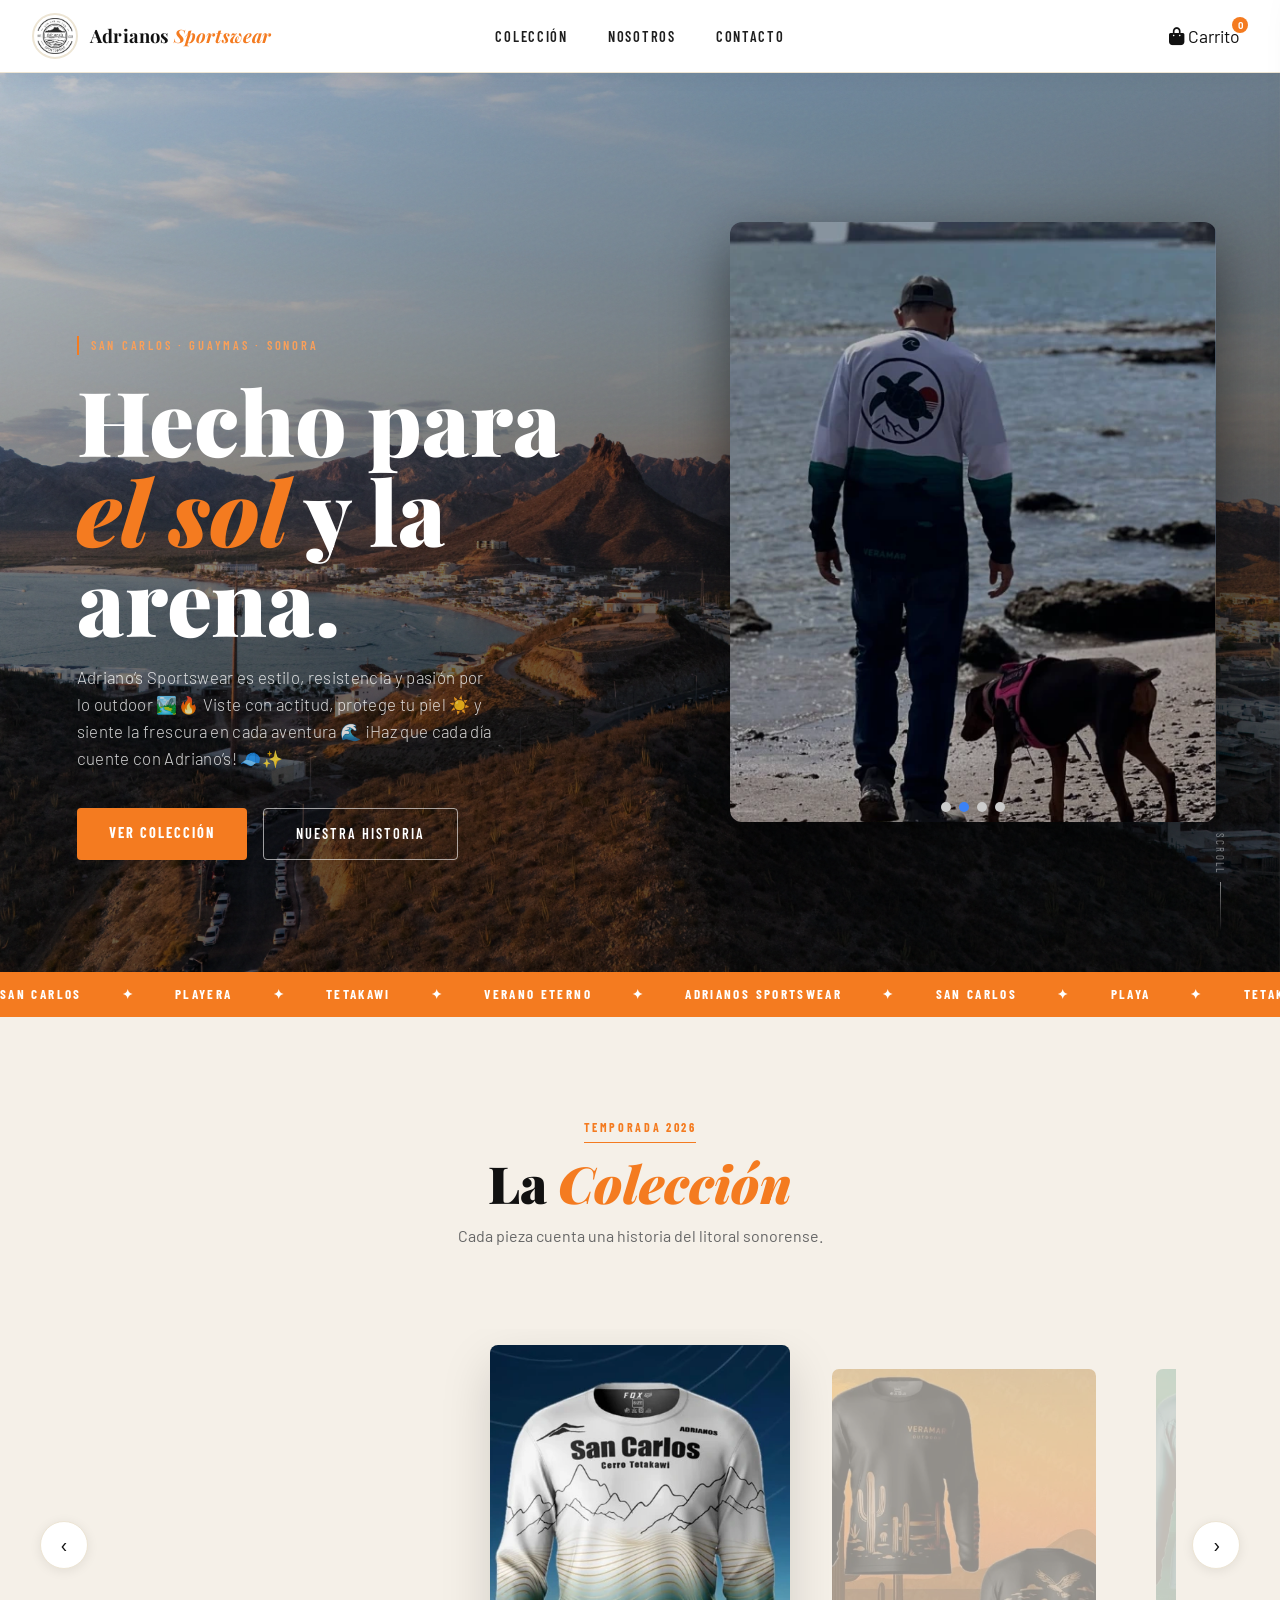
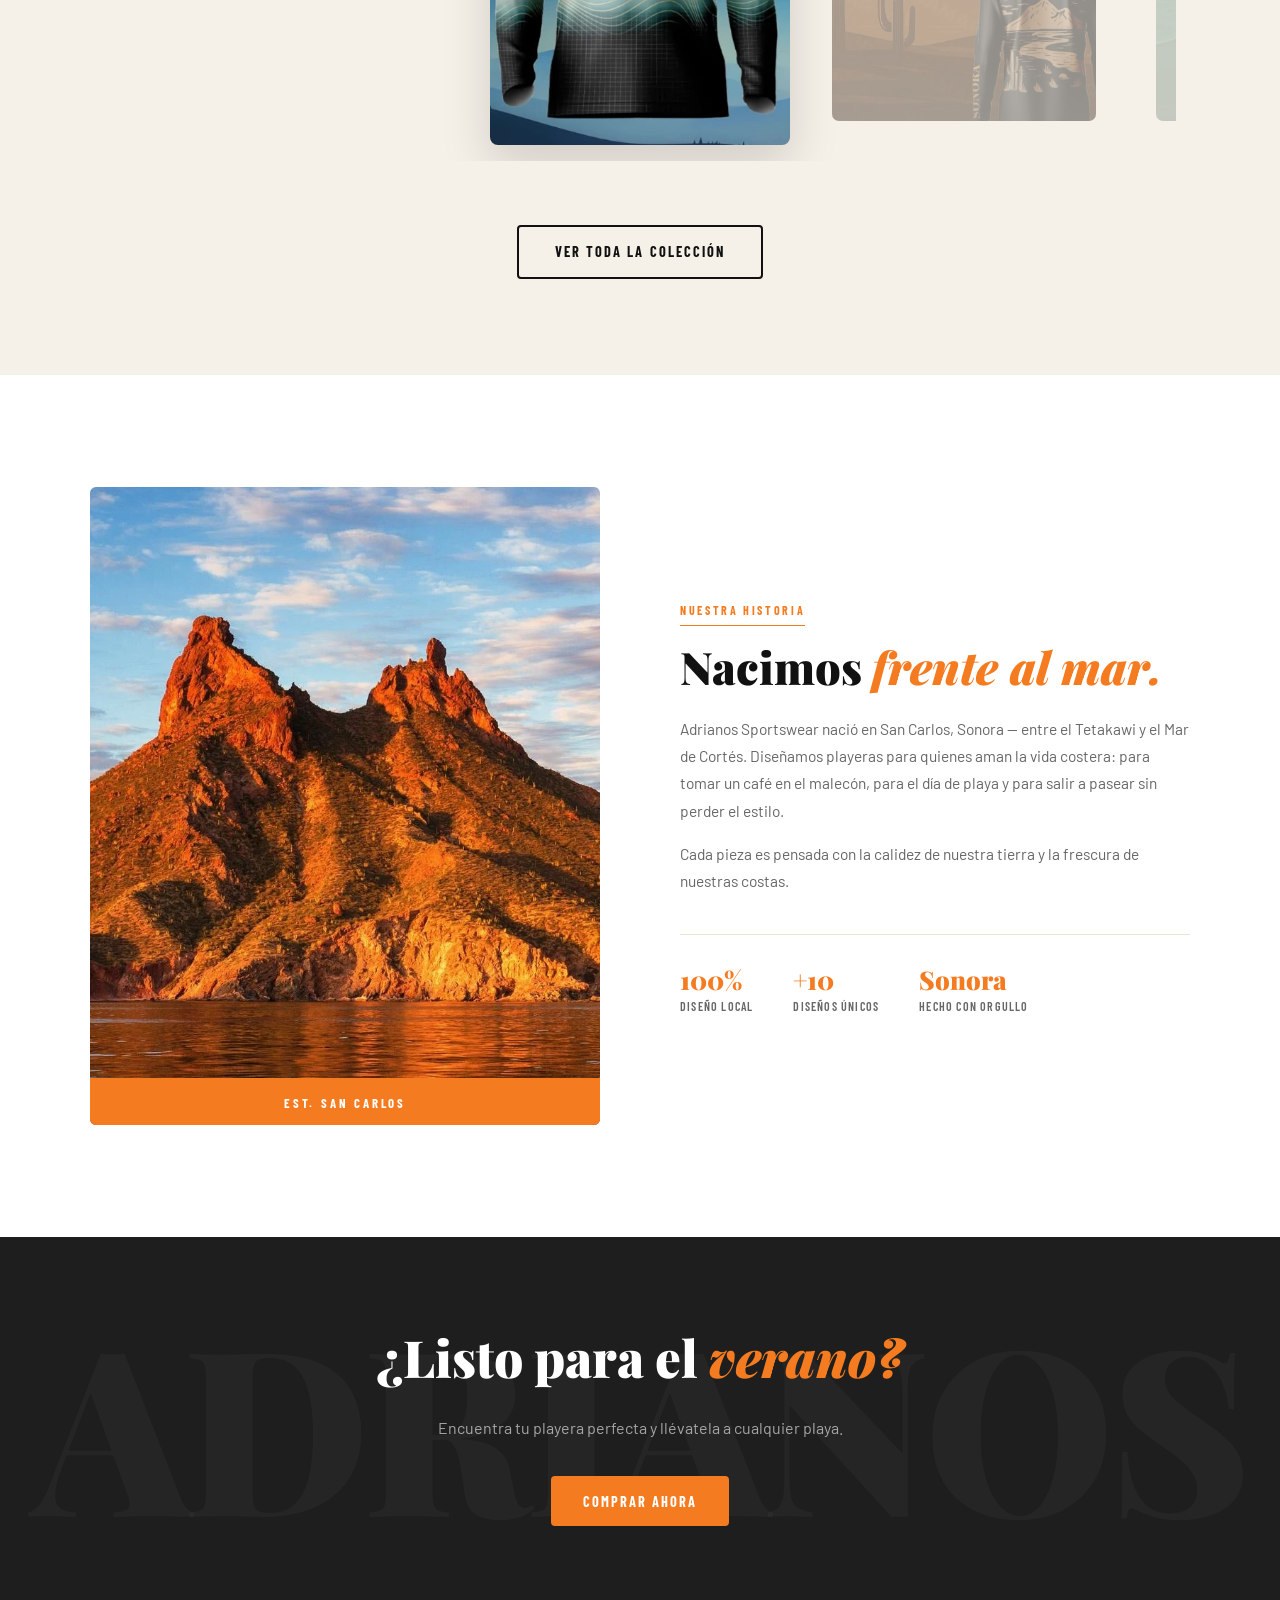
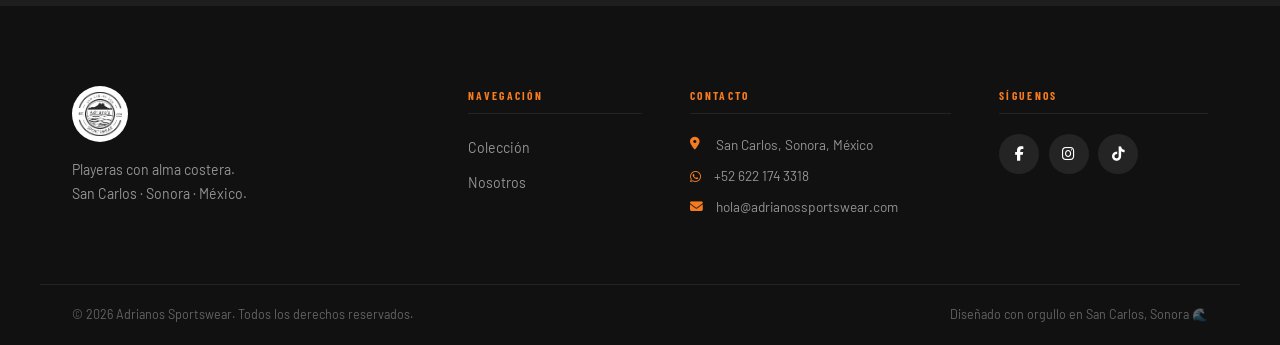
<file: index.html>
<!DOCTYPE html>
<html lang="es">
<head>
  <meta charset="UTF-8" />
  <meta name="viewport" content="width=device-width, initial-scale=1.0" />
  <title>Adrianos Sportswear</title>
  <link rel="stylesheet" href="styles.css" />
  <link rel="preconnect" href="https://fonts.googleapis.com" />
  <link rel="preconnect" href="https://fonts.gstatic.com" crossorigin />
  <link href="https://fonts.googleapis.com/css2?family=Playfair+Display:ital,wght@0,400;0,700;0,900;1,400&family=Barlow:wght@300;400;500;600&family=Barlow+Condensed:wght@400;600;700&display=swap" rel="stylesheet" />
  <link rel="stylesheet" href="https://cdnjs.cloudflare.com/ajax/libs/font-awesome/6.5.0/css/all.min.css" />
</head>
<body>

  <!-- ═══════════════════════════════ NAVBAR ═══════════════════════════════ -->
  <nav class="navbar">
    <div class="nav-inner">
      <a href="index.html" class="nav-logo">
        <div class="logo-wrapper">
          <img src="img/logo.webp" alt="Adrianos Sportswear Logo" />
        </div>
        <h1 class="brand-name">Adrianos <em>Sportswear</em></h1>
      </a>

      <ul class="nav-links">
        <li><a href="coleccion.html">Colección</a></li>
        <li><a href="#nosotros">Nosotros</a></li>
        <li><a href="#contacto">Contacto</a></li>
      </ul>

      <div class="nav-actions">
        <button class="btn-cart" aria-label="Carrito">
          <i class="fas fa-shopping-bag"></i>
          <span class="cart-count">0</span>
          <span>Carrito</span>
        </button>

        <button class="hamburger" aria-label="Menú">
          <span></span><span></span><span></span>
        </button>
      </div>
    </div>

    <!-- Mobile menu -->
    <div class="mobile-menu">
      <ul>
        <li><a href="coleccion.html">Colección</a></li>
        <li><a href="#nosotros">Nosotros</a></li>
        <li><a href="#contacto">Contacto</a></li>
      </ul>
    </div>
  </nav>

  <!-- ═══════════════════════════════ HERO ═══════════════════════════════ -->
  <header class="hero">
    <div class="hero-bg">
      <img src="img/yisus.webp" alt="Cerro Tetakawi, San Carlos" class="hero-img" />
      <div class="hero-overlay"></div>
      <div class="hero-grain"></div>
    </div>

    <div class="hero-content">
      <span class="hero-tag">San Carlos · Guaymas · Sonora</span>
      <p class="hero-title">
        Hecho para<br />
        <em>el sol</em> y la<br />
        arena.
      </p>
      <p class="hero-sub">Adriano’s Sportswear es estilo, resistencia y pasión por lo outdoor 🏞️🔥 Viste con actitud, protege tu piel ☀️ y siente la frescura en cada aventura 🌊 ¡Haz que cada día cuente con Adriano’s! 🧢✨</p>
      <div class="hero-cta">
        <a href="#coleccion" class="btn-primary">Ver colección</a>
        <a href="#nosotros" class="btn-ghost">Nuestra historia</a>
      </div>
    </div>
    <div class="slider-wrapper" id="slider-wrapper">
    <div class="slides" id="slides">
      <div class="slide"><img src="img/Muestra1.webp" alt="Foto 1" /></div>
      <div class="slide"><img src="img/Muestra2.webp" alt="Foto 2" /></div>
      <div class="slide"><img src="img/Muestra3.webp" alt="Foto 3" /></div>
      <div class="slide"><img src="img/Muestra4.webp" alt="Foto 4" /></div>
    </div>
    <!--<button class="nav-btn prev" onclick="cambiar(-1)">&#8249;</button>
    <button class="nav-btn next" onclick="cambiar(1)">&#8250;</button>-->
    <div class="dots" id="dots"></div>
  </div>
    
    <div class="hero-scroll">
      <span>Scroll</span>
      <div class="scroll-line"></div>
    </div>
  </header>

  <!-- ═══════════════════════════════ FRANJA ═══════════════════════════════ -->
  <div class="marquee-strip">
    <div class="marquee-track">
      <span>San Carlos</span><span>✦</span>
      <span>playera</span><span>✦</span>
      <span>Tetakawi</span><span>✦</span>
      <span>Verano eterno</span><span>✦</span>
      <span>Adrianos Sportswear</span><span>✦</span>
      <span>San Carlos</span><span>✦</span>
      <span>Playa</span><span>✦</span>
      <span>Tetakawi</span><span>✦</span>
      <span>Verano eterno</span><span>✦</span>
      <span>Adrianos Sportswear</span><span>✦</span>
      <span>San Carlos</span><span>✦</span>
      <span>Playa</span><span>✦</span>
      <span>Tetakawi</span><span>✦</span>
      <span>Verano eterno</span><span>✦</span>
      <span>Adrianos Sportswear</span>
    </div>
  </div>

  <!-- ═══════════════════════════════ COLECCIÓN ═══════════════════════════════ -->
  <section class="coleccion" id="coleccion" data-reveal>
    <div class="section-header">
      <span class="section-tag">Temporada 2026</span>
      <h2>La <em>Colección</em></h2>
      <p>Cada pieza cuenta una historia del litoral sonorense.</p>
    </div>

    <div class="carousel-container">
  <button class="carousel-btn prev-btn" id="prevBtn">&#8249;</button>
  
  <div class="carousel-track-wrapper">
    <div class="carousel-track" id="carouselTrack">
      <div class="carousel-item"><img src="img/Coleccion1.webp" alt="Playera 1" /></div>
      <div class="carousel-item"><img src="img/Coleccion2.webp" alt="Playera 2" /></div>
      <div class="carousel-item"><img src="img/Coleccion3.webp" alt="Playera 3" /></div>
      <div class="carousel-item"><img src="img/Coleccion4.webp" alt="Playera 4" /></div>
      <div class="carousel-item"><img src="img/Coleccion5.webp" alt="Playera 5" /></div>
      <div class="carousel-item"><img src="img/Coleccion6.webp" alt="Playera 5" /></div>
      <div class="carousel-item"><img src="img/Coleccion7.webp" alt="Playera 5" /></div>
    </div>
  </div>

  <button class="carousel-btn next-btn"id="nextBtn" >&#8250;</button>
</div>

    <div class="ver-mas">
      <a href="coleccion.html" class="btn-outline">Ver toda la colección</a>
    </div>
  </section>

  <!-- ═══════════════════════════════ NOSOTROS ═══════════════════════════════ -->
  <section class="nosotros" id="nosotros" data-reveal>
    <div class="nosotros-inner">
      <div class="nosotros-img-block">
        <img src="img/tetakawi.webp" alt="San Carlos Sonora" /> <!--Esta imagen es solo de muestra, hay q poner otra -->
        <div class="nosotros-deco">
          <span>Est. San Carlos</span>
        </div>
      </div>
      <div class="nosotros-text">
        <span class="section-tag">Nuestra historia</span>
        <h2>Nacimos <em>frente al mar.</em></h2>
        <p>Adrianos Sportswear nació en San Carlos, Sonora — entre el Tetakawi y el Mar de Cortés. Diseñamos playeras para quienes aman la vida costera: para tomar un café en el malecón, para el día de playa y para salir a pasear sin perder el estilo.</p>
        <p>Cada pieza es pensada con la calidez de nuestra tierra y la frescura de nuestras costas.</p>
        <div class="nosotros-stats">
          <div>
            <strong>100%</strong>
            <span>Diseño local</span>
          </div>
          <div>
            <strong>+10</strong>
            <span>Diseños únicos</span>
          </div>
          <div>
            <strong>Sonora</strong>
            <span>Hecho con orgullo</span>
          </div>
        </div>
      </div>
    </div>
  </section>

  <!-- ═══════════════════════════════ CTA BANNER ═══════════════════════════════ -->
  <section class="cta-banner" data-reveal>
    <div class="cta-inner">
      <h2>¿Listo para el <em>verano?</em></h2>
      <p>Encuentra tu playera perfecta y llévatela a cualquier playa.</p>
      <a href="coleccion.html" class="btn-primary">Comprar ahora</a>
    </div>
  </section>

  <!-- ═══════════════════════════════ FOOTER ═══════════════════════════════ -->
  <footer class="footer" id="contacto">
    <div class="footer-inner">

      <div class="footer-brand">
        <div class="footer-logo-wrap">
          <img src="img/logo.webp" alt="Adrianos Sportswear" />
        </div>
        <p>Playeras con alma costera.<br />San Carlos · Sonora · México.</p>
      </div>

      <div class="footer-links">
        <h4>Navegación</h4>
        <ul>
          <li><a href="coleccion.html">Colección</a></li>
          <li><a href="#nosotros">Nosotros</a></li>
          <!--<li><a href="#">Envíos</a></li> Tienes que preguntarle al adrian como esta el pedo para agregar esto -->
        </ul>
      </div>

      <div class="footer-contact">
        <h4>Contacto</h4>
        <p><i class="fas fa-map-marker-alt"></i> San Carlos, Sonora, México</p>
        <p><a href="https://wa.me/526221743318"  target="_blank"> <i class="fab fa-whatsapp"></i><span style="margin-left: 8px;">+52 622 174 3318</span></a></p>
        <p><i class="fas fa-envelope"></i> hola@adrianossportswear.com</p>
      </div>

      <div class="footer-social">
        <h4>Síguenos</h4>
        <div class="social-icons">
          <a href="https://www.facebook.com/profile.php?id=61557560498212&ref=NONE_xav_ig_profile_page_web" class="social-btn facebook" aria-label="Facebook">
            <i class="fab fa-facebook-f"></i>
          </a>
          <a href="https://www.instagram.com/adrianos.sportswear_/" class="social-btn instagram" aria-label="Instagram">
            <i class="fab fa-instagram"></i>
          </a>
          <a href="https://www.tiktok.com/@adrianos_sports_wear?lang=es-419" class="social-btn tiktok" aria-label="TikTok">
            <i class="fab fa-tiktok"></i>
          </a>
        </div>
      </div>

    </div>

    <div class="footer-bottom">
      <p>© 2026 Adrianos Sportswear. Todos los derechos reservados.</p>
      <p>Diseñado con orgullo en San Carlos, Sonora 🌊</p>
    </div>
  </footer>

  <!-- CARRITO LATERAL -->
<div class="cart-overlay" id="cartOverlay"></div>
<aside class="cart-sidebar" id="cartSidebar" aria-label="Carrito de compras">
  <div class="cart-header">
    <h2>Tu <span>Carrito</span></h2>
      <button class="cart-close-btn" id="cartCloseBtn" aria-label="Cerrar carrito">
      <i class="fas fa-times"></i>
      </button>
    </div>
    <div class="cart-items" id="cartItems">
      <div class="cart-empty" id="cartEmpty">
        <i class="fas fa-shopping-bag"></i>
        <p>Tu carrito está vacío</p>
      </div>
    </div>
    <div class="cart-footer" id="cartFooter" style="display:none;">
    <div class="cart-total-row">
        <span class="cart-total-label">Total</span>
        <span class="cart-total-price" id="cartTotalPrice">$0 <span>MXN</span></span>
      </div>
      <a class="btn-whatsapp" id="btnWhatsapp" href="#" target="_blank">
        <i class="fab fa-whatsapp"></i> Realizar pedido
      </a>
    </div>
  </aside>

  <script src="main.js"></script>
  <script src="carrito.js"></script>
</body>
</html>
</file>
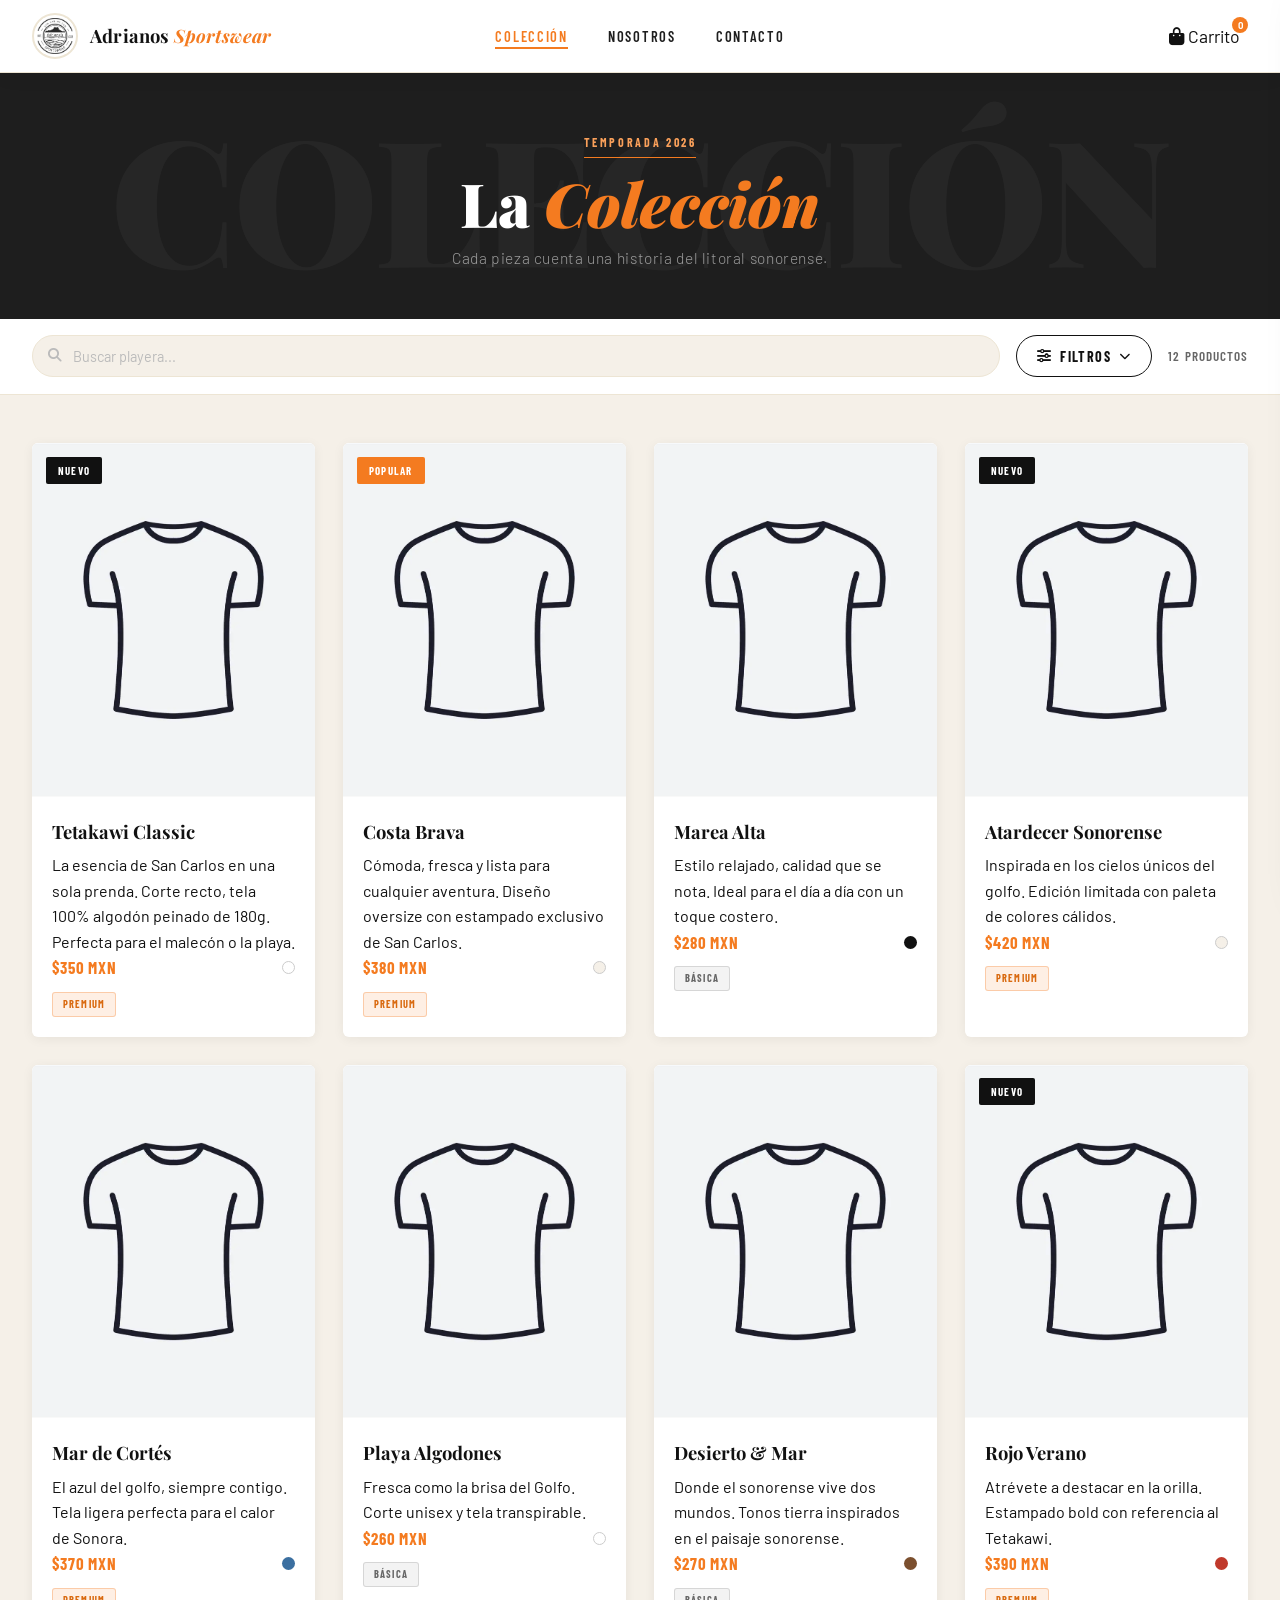
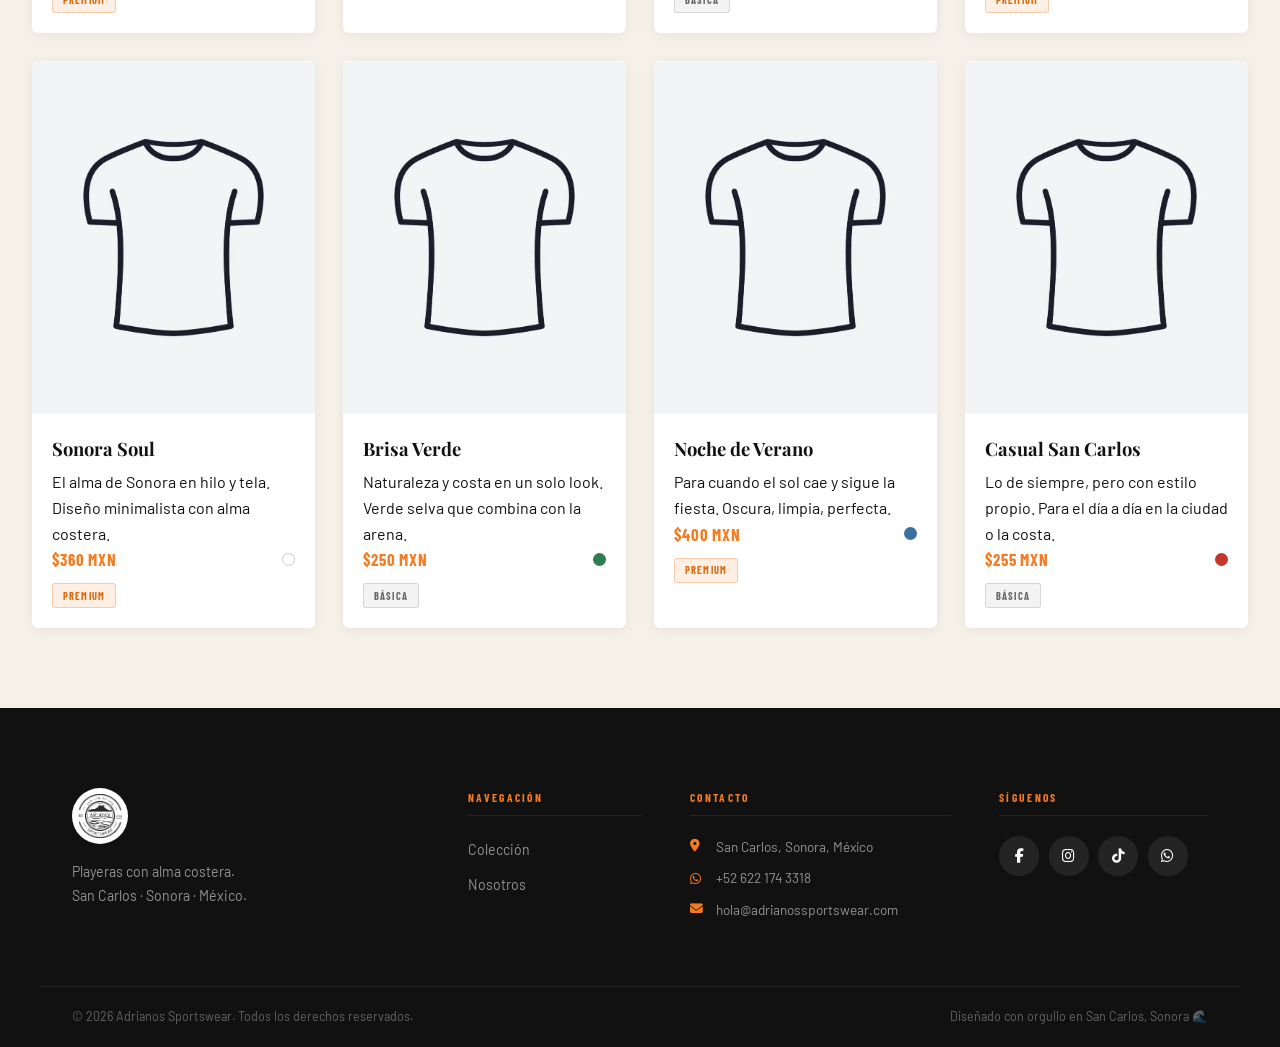
<file: coleccion.html>
<!DOCTYPE html>
<html lang="es">
<head>
  <meta charset="UTF-8" />
  <meta name="viewport" content="width=device-width, initial-scale=1.0" />
  <title>Colección — Adrianos Sportswear</title>
  <link rel="stylesheet" href="styles.css" />
  <link rel="stylesheet" href="coleccion.css" />
  <link rel="preconnect" href="https://fonts.googleapis.com" />
  <link rel="preconnect" href="https://fonts.gstatic.com" crossorigin />
  <link href="https://fonts.googleapis.com/css2?family=Playfair+Display:ital,wght@0,400;0,700;0,900;1,400&family=Barlow:wght@300;400;500;600&family=Barlow+Condensed:wght@400;600;700&display=swap" rel="stylesheet" />
  <link rel="stylesheet" href="https://cdnjs.cloudflare.com/ajax/libs/font-awesome/6.5.0/css/all.min.css" />
</head>
<body>

  <!-- ═══════════ NAVBAR ═══════════ -->
  <nav class="navbar">
    <div class="nav-inner">
      <a href="index.html" class="nav-logo">
        <div class="logo-wrapper">
          <img src="img/logo.webp" alt="Adrianos Sportswear Logo" />
        </div>
        <span class="brand-name">Adrianos <em>Sportswear</em></span>
      </a>
      <ul class="nav-links">
        <li><a href="coleccion.html" class="active">Colección</a></li>
        <li><a href="index.html#nosotros">Nosotros</a></li>
        <li><a href="index.html#contacto">Contacto</a></li>
      </ul>
      <div class="nav-actions">
        <button class="btn-cart" aria-label="Carrito">
          <i class="fas fa-shopping-bag"></i>
          <span class="cart-count">0</span>
          <span>Carrito</span>
        </button>
        
        <button class="hamburger" aria-label="Menú">
          <span></span><span></span><span></span>
        </button>
      </div>
    </div>
    <div class="mobile-menu">
      <ul>
        <li><a href="coleccion.html">Colección</a></li>
        <li><a href="index.html#nosotros">Nosotros</a></li>
        <li><a href="index.html#contacto">Contacto</a></li>
      </ul>
    </div>
  </nav>

  <!-- ═══════════ PAGE HEADER ═══════════ -->
  <div class="page-header">
    <div class="page-header-inner">
      <span class="section-tag">Temporada 2026</span>
      <h1>La <em>Colección</em></h1>
      <p>Cada pieza cuenta una historia del litoral sonorense.</p>
    </div>
  </div>

  <!-- ═══════════ SEARCH & FILTERS ═══════════ -->
  <div class="search-bar-zone">
    <div class="search-bar-inner">
      <div class="search-input-wrap">
        <i class="fas fa-search"></i>
        <input type="text" id="searchInput" placeholder="Buscar playera..." autocomplete="off" />
        <button class="clear-search" id="clearSearch" aria-label="Limpiar búsqueda">
          <i class="fas fa-times"></i>
        </button>
      </div>
      <button class="btn-toggle-filters" id="toggleFilters" aria-expanded="false">
        <i class="fas fa-sliders-h"></i>
        <span>Filtros</span>
        <span class="filter-count-badge" id="filterBadge" style="display:none;">0</span>
        <i class="fas fa-chevron-down chevron-icon" id="chevronIcon"></i>
      </button>
      <span class="results-count" id="resultsCount"></span>
    </div>

    <!-- Panel de filtros -->
    <div class="filters-panel" id="filtersPanel" aria-hidden="true">
      <div class="filters-panel-inner">

        <div class="filter-group">
          <h3 class="filter-group-title"><i class="fas fa-medal"></i> Calidad</h3>
          <div class="filter-options">
            <label class="filter-chip">
              <input type="checkbox" name="calidad" value="premium" />
              <span><i class="fas fa-star"></i> Premium</span>
            </label>
            <label class="filter-chip">
              <input type="checkbox" name="calidad" value="basica" />
              <span><i class="far fa-star"></i> Básica</span>
            </label>
          </div>
        </div>

        <div class="filter-divider"></div>

        <div class="filter-group">
          <h3 class="filter-group-title"><i class="fas fa-palette"></i> Color</h3>
          <div class="filter-options color-options">
            <label class="filter-color-chip" title="Azul">
              <input type="checkbox" name="color" value="azul" />
              <span class="color-swatch" style="background:#3B6FA0;"></span>
              <span class="color-label">Azul</span>
            </label>
            <label class="filter-color-chip" title="Crema">
              <input type="checkbox" name="color" value="crema" />
              <span class="color-swatch" style="background:#F5F0E8; border:1.5px solid #ccc;"></span>
              <span class="color-label">Crema</span>
            </label>
            <label class="filter-color-chip" title="Negro">
              <input type="checkbox" name="color" value="negro" />
              <span class="color-swatch" style="background:#111111;"></span>
              <span class="color-label">Negro</span>
            </label>
            <label class="filter-color-chip" title="Rojo">
              <input type="checkbox" name="color" value="rojo" />
              <span class="color-swatch" style="background:#C0392B;"></span>
              <span class="color-label">Rojo</span>
            </label>
            <label class="filter-color-chip" title="Blanco">
              <input type="checkbox" name="color" value="blanco" />
              <span class="color-swatch" style="background:#FFFFFF; border:1.5px solid #ccc;"></span>
              <span class="color-label">Blanco</span>
            </label>
            <label class="filter-color-chip" title="Verde">
              <input type="checkbox" name="color" value="verde" />
              <span class="color-swatch" style="background:#2E7D50;"></span>
              <span class="color-label">Verde</span>
            </label>
            <label class="filter-color-chip" title="Café">
              <input type="checkbox" name="color" value="cafe" />
              <span class="color-swatch" style="background:#7B4F2E;"></span>
              <span class="color-label">Café</span>
            </label>
          </div>
        </div>

        <div class="filter-actions">
          <button class="btn-clear-filters" id="clearFilters">
            <i class="fas fa-times"></i> Limpiar
          </button>
          <button class="btn-apply-filters" id="applyFilters">
            Aplicar filtros
          </button>
        </div>

      </div>
    </div>
  </div>

  <!-- Tags de filtros activos -->
  <div class="active-filters-bar" id="activeFiltersBar" style="display:none;">
    <div class="active-filters-inner">
      <span class="active-filters-label">Filtros activos:</span>
      <div class="active-tags" id="activeTags"></div>
      <button class="btn-clear-all" id="clearAllTags">Limpiar todos <i class="fas fa-times"></i></button>
    </div>
  </div>

  <!-- ═══════════ GRID (generado por JS) ═══════════ -->
  <main class="coleccion-main">
    <div class="col-products-grid" id="productsGrid"></div>
    <div class="no-results" id="noResults" style="display:none;">
      <i class="fas fa-search"></i>
      <h3>Sin resultados</h3>
      <p>Prueba con otros filtros o términos de búsqueda.</p>
      <button class="btn-outline" id="resetSearch">Ver todo</button>
    </div>
  </main>

  <!-- MODAL (se llena dinámicamente por JS) -->
<div class="producto-modal" id="productoModal"></div>

  <!-- ═══════════ FOOTER ═══════════ -->
  <footer class="footer" id="contacto">
    <div class="footer-inner">

      <div class="footer-brand">
        <div class="footer-logo-wrap">
          <img src="img/logo.webp" alt="Adrianos Sportswear" />
        </div>
        <p>Playeras con alma costera.<br />San Carlos · Sonora · México.</p>
      </div>

      <div class="footer-links">
        <h4>Navegación</h4>
        <ul>
          <li><a href="coleccion.html">Colección</a></li>
          <li><a href="index.html#nosotros">Nosotros</a></li>
          <!--<li><a href="#">Envíos</a></li>    Esta linea si debería de estar pero no se q ponerle bien xd-->
                        <!-- <li><a href="#">Preguntas frecuentes</a></li>  Se puede agregar o no--> 
        </ul>
      </div>

      <div class="footer-contact">
        <h4>Contacto</h4>
        <p><i class="fas fa-map-marker-alt"></i> San Carlos, Sonora, México</p>
        <p><i class="fab fa-whatsapp"></i> +52 622 174 3318</p>
        <p><i class="fas fa-envelope"></i> hola@adrianossportswear.com</p>
      </div>

      <div class="footer-social">
        <h4>Síguenos</h4>
        <div class="social-icons">
          <a href="https://www.facebook.com/profile.php?id=61557560498212&ref=NONE_xav_ig_profile_page_web" class="social-btn facebook" aria-label="Facebook">
            <i class="fab fa-facebook-f"></i>
          </a>
          <a href="https://www.instagram.com/adrianos.sportswear_/" class="social-btn instagram" aria-label="Instagram">
            <i class="fab fa-instagram"></i>
          </a>
          <a href="https://www.tiktok.com/@adrianos_sports_wear?lang=es-419" class="social-btn tiktok" aria-label="TikTok">
            <i class="fab fa-tiktok"></i>
          </a>
          <a href="https://wa.me/526221743318" class="social-btn whatsapp" aria-label="WhatsApp" target="_blank"> 
            <i class="fab fa-whatsapp"></i>
          </a>
        </div>
      </div>

    </div>

    <div class="footer-bottom">
      <p>© 2026 Adrianos Sportswear. Todos los derechos reservados.</p>
      <p>Diseñado con orgullo en San Carlos, Sonora 🌊</p>
    </div>
  </footer>
  <!-- OVERLAY -->
<div class="cart-overlay" id="cartOverlay"></div>

<!-- CARRITO LATERAL -->
<aside class="cart-sidebar" id="cartSidebar" aria-label="Carrito de compras">
  <div class="cart-header">
    <h2>Tu <span>Carrito</span></h2>
      <button class="cart-close-btn" id="cartCloseBtn" aria-label="Cerrar carrito">
      <i class="fas fa-times"></i>
      </button>
    </div>
    <div class="cart-items" id="cartItems">
      <div class="cart-empty" id="cartEmpty">
        <i class="fas fa-shopping-bag"></i>
        <p>Tu carrito está vacío</p>
      </div>
    </div>
    <div class="cart-footer" id="cartFooter" style="display:none;">
    <div class="cart-total-row">
        <span class="cart-total-label">Total</span>
        <span class="cart-total-price" id="cartTotalPrice">$0 <span>MXN</span></span>
      </div>
      <a class="btn-whatsapp" id="btnWhatsapp" href="#" target="_blank">
        <i class="fab fa-whatsapp"></i> Realizar pedido
      </a>
    </div>
  </aside>

  <script src="coleccion.js"></script>
  <script src="carrito.js"></script>

</body>
</html>
</file>
<file: styles.css>
/* ═══════════════════════════════════════════════════════════════
   ADRIANOS SPORTSWEAR — styles.css
   Paleta: Blanco · Crema · Naranja · Negro
   Estética: Costera refinada · San Carlos, Sonora
═══════════════════════════════════════════════════════════════ */
 
/* ─── Variables ─── */
:root {
  --white:   #FFFFFF;
  --cream:   #F5F0E8;
  --cream-2: #EDE5D4;
  --orange:  #F47B20;
  --orange-dark: #D96A10;
  --orange-light: #FAA05A;
  --black:   #111111;
  --black-2: #1E1E1E;
  --gray:    #666666;
  --gray-light: #BBBBBB;
 
  --font-display: 'Playfair Display', Georgia, serif;
  --font-body:    'Barlow', sans-serif;
  --font-condensed: 'Barlow Condensed', sans-serif;
 
  --nav-h: 72px;
  --radius: 4px;
  --transition: 0.3s cubic-bezier(0.4, 0, 0.2, 1);
}
 
/* ─── Reset & Base ─── */
*, *::before, *::after { box-sizing: border-box; margin: 0; padding: 0; }
 
html { scroll-behavior: smooth; }
 
body {
  font-family: var(--font-body);
  font-weight: 400;
  background: var(--white);
  color: var(--black);
  line-height: 1.6;
  overflow-x: hidden;
}
 
img { display: block; width: 100%; height: 100%; object-fit: cover; }
a { text-decoration: none; color: inherit; }
ul { list-style: none; }
button { cursor: pointer; font-family: inherit; border: none; background: none; }
 
/* ─── Scrollbar ─── */
::-webkit-scrollbar { width: 6px; }
::-webkit-scrollbar-track { background: var(--cream); }
::-webkit-scrollbar-thumb { background: var(--orange); border-radius: 3px; }
 
/* ═══════════════════════════════════════════════════════════════
   NAVBAR
═══════════════════════════════════════════════════════════════ */
.navbar {
  position: fixed;
  top: 0; left: 0; right: 0;
  z-index: 1000;
  background: var(--white);
  border-bottom: 1px solid var(--cream-2);
  box-shadow: 0 2px 20px rgba(0,0,0,0.06);
}
 
.nav-inner {
  max-width: 100%;
  margin: 0 auto;
  height: var(--nav-h);
  padding: 0 2rem;
  display: grid;
  grid-template-columns: 1fr auto 1fr;
  align-items: center;
  justify-content: space-between;
  gap: 2rem;
}
 
/* Logo */
.nav-logo {
  display: flex;
  align-items: center;
  gap: 0.75rem;
  flex-shrink: 0;
  width: fit-content;
}
 
.logo-wrapper {
  width: 46px;
  height: 46px;
  background: var(--white);
  border-radius: 50%;
  overflow: hidden;
  border: 2px solid var(--cream-2);
  flex-shrink: 0;
}
 
.logo-wrapper img {
  object-fit: contain;
  padding: 3px;
}
 
.brand-name {
  font-family: var(--font-display);
  font-size: 1.15rem;
  font-weight: 700;
  color: var(--black);
  letter-spacing: 0.01em;
  white-space: nowrap;
}
 
.brand-name em {
  color: var(--orange);
  font-style: italic;
}
 
/* Nav Links */
.nav-links {
  display: flex;
  gap: 2.5rem;
  align-items: center;
  justify-self: center;
}
 
.nav-links a {
  font-family: var(--font-condensed);
  font-size: 0.9rem;
  font-weight: 600;
  letter-spacing: 0.12em;
  text-transform: uppercase;
  color: var(--black-2);
  position: relative;
  transition: color var(--transition);
}
 
.nav-links a::after {
  content: '';
  position: absolute;
  bottom: -4px; left: 0;
  width: 0; height: 2px;
  background: var(--orange);
  transition: width var(--transition);
}
 
.nav-links a:hover { color: var(--orange); }
.nav-links a:hover::after { width: 100%; }
 
/* Nav Actions */
.nav-actions {
  display: flex;
  align-items: center;
  gap: 0.75rem;
  justify-self: end;
}
 
.btn-cart {
  position: relative;
  padding: 0.5rem;
  color: var(--black);
  font-size: 1.1rem;
  transition: color var(--transition);
}
 
.btn-cart:hover { color: var(--orange); }
 
.cart-count {
  position: absolute;
  top: 0; right: 0;
  background: var(--orange);
  color: var(--white);
  font-size: 0.6rem;
  font-weight: 700;
  width: 16px; height: 16px;
  border-radius: 50%;
  display: flex;
  align-items: center;
  justify-content: center;
}
 
/* Mobile Menu */
.mobile-menu {
  display: none;
  background: var(--white);
  border-top: 1px solid var(--cream-2);
  padding: 1rem 2rem 1.5rem;
}
 
.mobile-menu ul { display: flex; flex-direction: column; gap: 0.25rem; }
 
.mobile-menu a {
  display: block;
  padding: 0.6rem 0;
  font-family: var(--font-condensed);
  font-size: 1rem;
  font-weight: 600;
  letter-spacing: 0.1em;
  text-transform: uppercase;
  color: var(--black-2);
  border-bottom: 1px solid var(--cream);
  transition: color var(--transition);
}
 
.mobile-menu a:hover { color: var(--orange); }
 
/* ═══════════════════════════════════════════════════════════════
   HERO
═══════════════════════════════════════════════════════════════ */
.hero {
  position: relative;
  height: 100vh;
  min-height: 600px;
  display: flex;
  align-items: flex-end;
  padding-bottom: 7rem;
  margin-top: var(--nav-h);
  overflow: hidden;
}
 
.hero-bg {
  position: absolute;
  inset: 0;
}
 
.hero-img {
  width: 100%; height: 100%;
  object-fit: cover;
  object-position: center 60%;
  transform: scale(1.03);
  animation: heroZoom 8s ease-out forwards;
}
 
@keyframes heroZoom {
  from { transform: scale(1.08); }
  to   { transform: scale(1.0); }
}
 
.hero-overlay {
  position: absolute;
  inset: 0;
  background: linear-gradient(
    160deg,
    rgba(0,0,0,0.18) 0%,
    rgba(0,0,0,0.55) 50%,
    rgba(0,0,0,0.72) 100%
  );
}
 
.hero-grain {
  position: absolute;
  inset: 0;
  opacity: 0.04;
  background-image: url("data:image/svg+xml,%3Csvg viewBox='0 0 256 256' xmlns='http://www.w3.org/2000/svg'%3E%3Cfilter id='noise'%3E%3CfeTurbulence type='fractalNoise' baseFrequency='0.9' numOctaves='4' stitchTiles='stitch'/%3E%3C/filter%3E%3Crect width='100%25' height='100%25' filter='url(%23noise)'/%3E%3C/svg%3E");
  pointer-events: none;
}
 
.hero-content {
  position: relative;
  z-index: 2;
  padding: 0 2rem 0 6vw;
  max-width: 700px;
  animation: heroIn 1s 0.3s ease-out both;
}
 
@keyframes heroIn {
  from { opacity: 0; transform: translateY(30px); }
  to   { opacity: 1; transform: translateY(0); }
}
 
.hero-tag {
  display: inline-block;
  font-family: var(--font-condensed);
  font-size: 0.78rem;
  font-weight: 600;
  letter-spacing: 0.22em;
  text-transform: uppercase;
  color: var(--orange-light);
  margin-bottom: 1.25rem;
  border-left: 2px solid var(--orange);
  padding-left: 0.75rem;
}
 
.hero-title {
  font-family: var(--font-display);
  font-size: clamp(3.2rem, 7vw, 6.5rem);
  font-weight: 900;
  line-height: 1.0;
  color: var(--white);
  margin-bottom: 1.25rem;
}
 
.hero-title em {
  color: var(--orange);
  font-style: italic;
}
 
.hero-sub {
  font-size: 1.05rem;
  font-weight: 300;
  color: rgba(255,255,255,0.82);
  margin-bottom: 2.25rem;
  max-width: 420px;
  letter-spacing: 0.02em;
}
 
.hero-cta {
  display: flex;
  gap: 1rem;
  flex-wrap: wrap;
}
 
/* Buttons */
.btn-primary {
  display: inline-block;
  padding: 0.85rem 2rem;
  background: var(--orange);
  color: var(--white);
  font-family: var(--font-condensed);
  font-size: 0.9rem;
  font-weight: 700;
  letter-spacing: 0.14em;
  text-transform: uppercase;
  border-radius: var(--radius);
  transition: background var(--transition), transform 0.2s;
}
 
.btn-primary:hover {
  background: var(--orange-dark);
  transform: translateY(-2px);
}
 
.btn-ghost {
  display: inline-block;
  padding: 0.85rem 2rem;
  border: 1.5px solid rgba(255,255,255,0.6);
  color: var(--white);
  font-family: var(--font-condensed);
  font-size: 0.9rem;
  font-weight: 600;
  letter-spacing: 0.14em;
  text-transform: uppercase;
  border-radius: var(--radius);
  transition: all var(--transition);
}
 
.btn-ghost:hover {
  background: rgba(255,255,255,0.12);
  border-color: var(--white);
}
 
.btn-outline {
  display: inline-block;
  padding: 0.85rem 2.25rem;
  border: 2px solid var(--black);
  color: var(--black);
  font-family: var(--font-condensed);
  font-size: 0.9rem;
  font-weight: 700;
  letter-spacing: 0.14em;
  text-transform: uppercase;
  border-radius: var(--radius);
  transition: all var(--transition);
}
 
.btn-outline:hover {
  background: var(--black);
  color: var(--white);
}
 
/* Scroll indicator */
.hero-scroll {
  position: absolute;
  bottom: 2.5rem;
  right: 4vw;
  z-index: 2;
  display: flex;
  flex-direction: column;
  align-items: center;
  gap: 0.5rem;
}
 
.hero-scroll span {
  font-family: var(--font-condensed);
  font-size: 0.68rem;
  letter-spacing: 0.2em;
  text-transform: uppercase;
  color: rgba(255,255,255,0.5);
  writing-mode: vertical-rl;
}
 
.scroll-line {
  width: 1px;
  height: 50px;
  background: linear-gradient(to bottom, rgba(255,255,255,0.5), transparent);
  animation: scrollPulse 2s ease-in-out infinite;
}
 
@keyframes scrollPulse {
  0%, 100% { opacity: 0.4; transform: scaleY(0.7) translateY(-5px); }
  50%       { opacity: 1;   transform: scaleY(1)   translateY(5px); }
}
/* ═══════════════════════════════════════════════════════════════
   SLIDE DE IMAGENES
═══════════════════════════════════════════════════════════════ */
.slider-wrapper {
  position: absolute;   /* Se posiciona respecto al hero */
  top: 50%;
  right: 5%;            /* Distancia desde la derecha */
  transform: translateY(-50%);  /* Centrado vertical */
  width: 38%;           /* Ancho relativo al hero */
  max-width: 520px;
  z-index: 3;           /* Encima del overlay y la imagen */
  border-radius: 12px;
  overflow: hidden;
  box-shadow: 0 20px 60px rgba(0,0,0,0.5);
    }

    /* Contenedor de las diapositivas */
    .slides {
      display: flex;
      transition: transform 0.6s ease;
    }

    .slide {
      min-width: 100%;
    }

    .slide img {
      width: 100%;
      height: 600px;
      object-fit: cover;
      display: block;
    }

    /* Botones anterior / siguiente */
    .nav-btn {
      position: absolute;
      top: 50%;
      transform: translateY(-50%);
      background: rgba(255, 255, 255, 0.8);
      border: none;
      border-radius: 50%;
      width: 40px;
      height: 40px;
      font-size: 20px;
      cursor: pointer;
    }

    .prev { left: 12px; }
    .next { right: 12px; }

    /* Puntos de navegación */
    .dots {
  position: absolute;
  bottom: 10px;       /* Pegado al fondo del slider */
  left: 50%;
  transform: translateX(-50%);   /* Centrado horizontalmente */
  z-index: 4;
  display: flex;
  gap: 8px;
    }

    .dot {
      width: 10px;
      height: 10px;
      border-radius: 50%;
      background: #ccc;
      cursor: pointer;
      transition: background 0.3s;
    }

    .dot.active {
      background: #3b82f6;
    }
/* ═══════════════════════════════════════════════════════════════
   MARQUEE STRIP
═══════════════════════════════════════════════════════════════ */
.marquee-strip {
  background: var(--orange);
  overflow: hidden;
  padding: 0.75rem 0;
  user-select: none;
}
 
.marquee-track {
  display: flex;
  gap: 2.5rem;
  white-space: nowrap;
  animation: marquee 28s linear infinite;
}
 
.marquee-track span {
  font-family: var(--font-condensed);
  font-size: 0.82rem;
  font-weight: 700;
  letter-spacing: 0.18em;
  text-transform: uppercase;
  color: var(--white);
  flex-shrink: 0;
}
 
@keyframes marquee {
  from { transform: translateX(0); }
  to   { transform: translateX(-50%); }
}
 
/* ═══════════════════════════════════════════════════════════════
   COLECCIÓN (TANTO PARA INDEX COMO LA PAGINA DE COLECCION)
═══════════════════════════════════════════════════════════════ */
.coleccion {
  padding: 6rem 2rem;
  background: var(--cream);
}
 
.section-header {
  text-align: center;
  margin-bottom: 4rem;
}
 
.section-tag {
  display: inline-block;
  font-family: var(--font-condensed);
  font-size: 0.75rem;
  font-weight: 700;
  letter-spacing: 0.22em;
  text-transform: uppercase;
  color: var(--orange);
  margin-bottom: 0.75rem;
  border-bottom: 1.5px solid var(--orange);
  padding-bottom: 0.3rem;
}
 
.section-header h2 {
  font-family: var(--font-display);
  font-size: clamp(2.2rem, 4vw, 3.5rem);
  font-weight: 900;
  line-height: 1.1;
  color: var(--black);
  margin-bottom: 0.75rem;
}
 
.section-header h2 em {
  color: var(--orange);
  font-style: italic;
}
 
.section-header p {
  font-size: 1rem;
  color: var(--gray);
  max-width: 480px;
  margin: 0 auto;
}
 
/* Products Grid */
.products-grid {
  display: grid;
  grid-template-columns: repeat(4, 1fr);
  gap: 1.75rem;
  max-width: 1280px;
  margin: 0 auto;
}
 
.product-card {
  background: var(--white);
  border-radius: 6px;
  overflow: hidden;
  box-shadow: 0 2px 12px rgba(0,0,0,0.06);
  transition: transform var(--transition), box-shadow var(--transition);
}
 
.product-card:hover {
  transform: translateY(-6px);
  box-shadow: 0 12px 40px rgba(0,0,0,0.12);
}
 
.product-card.featured {
  grid-row: span 1;
  border: 2px solid var(--orange);
}
 
.product-img-wrap {
  position: relative;
  aspect-ratio: 4 / 5;
  overflow: hidden;
  background: var(--cream);
}
 
.product-img-wrap img {
  transition: transform 0.5s ease;
}
 
.product-card:hover .product-img-wrap img {
  transform: scale(1.06);
}
 
.product-overlay {
  position: absolute;
  inset: 0;
  background: rgba(0,0,0,0.4);
  display: flex;
  align-items: flex-end;
  justify-content: center;
  padding-bottom: 1.5rem;
  opacity: 0;
  transition: opacity var(--transition);
}
 
.product-card:hover .product-overlay {
  opacity: 1;
}
 
.btn-add {
  padding: 0.7rem 1.6rem;
  background: var(--white);
  color: var(--black);
  font-family: var(--font-condensed);
  font-size: 0.85rem;
  font-weight: 700;
  letter-spacing: 0.12em;
  text-transform: uppercase;
  border-radius: var(--radius);
  transition: all var(--transition);
  transform: translateY(10px);
  transition: transform 0.3s ease, background var(--transition), color var(--transition);
}
 
.product-card:hover .btn-add {
  transform: translateY(0);
}
 
.btn-add:hover {
  background: var(--orange);
  color: var(--white);
}
 
.product-badge {
  position: absolute;
  top: 0.85rem;
  left: 0.85rem;
  padding: 0.3rem 0.75rem;
  background: var(--black);
  color: var(--white);
  font-family: var(--font-condensed);
  font-size: 0.68rem;
  font-weight: 700;
  letter-spacing: 0.12em;
  text-transform: uppercase;
  border-radius: 2px;
}
 
.product-badge.popular {
  background: var(--orange);
}
 
.product-info {
  padding: 1.25rem;
}
 
.product-info h3 {
  font-family: var(--font-display);
  font-size: 1.15rem;
  font-weight: 700;
  color: var(--black);
  margin-bottom: 0.35rem;
}
 
.product-desc {
  font-size: 0.82rem;
  color: var(--gray);
  margin-bottom: 0.9rem;
  line-height: 1.5;
}
 
.product-footer {
  display: flex;
  align-items: center;
  justify-content: space-between;
}
 
.product-price {
  font-family: var(--font-condensed);
  font-size: 1.05rem;
  font-weight: 700;
  color: var(--orange);
  letter-spacing: 0.05em;
}
 
.color-dots {
  display: flex;
  gap: 5px;
}
 
.color-dots span {
  display: block;
  width: 13px; height: 13px;
  border-radius: 50%;
}
 /*=========================================================
 CARRUSEL DE IMAGENES
 ===========================================================*/
.carousel-container {
  display: flex;
  align-items: center;
  gap: 1rem;
  max-width: 1200px;
  margin: 0 auto 3rem;
  padding: 1rem 0;
}

.carousel-track-wrapper {
  overflow: hidden;
  width: 100%;
  padding: 1rem 0;
}

.carousel-track {
  display: flex;
  gap: 24px;
  align-items: center;
  transition: transform 0.5s cubic-bezier(0.4, 0, 0.2, 1);
}

.carousel-item {
  min-width: 300px;
  width: 300px;
  aspect-ratio: 3 / 4;
  border-radius: 8px;
  overflow: hidden;
  flex-shrink: 0;
  background: var(--cream-2);
  transition: transform 0.5s ease, opacity 0.5s ease, box-shadow 0.5s ease;
  transform-origin: center center;
  opacity: 0.4;
  transform: scale(0.88);
}

.carousel-item.active {
  opacity: 1;
  transform: scale(1);
  box-shadow: 0 20px 50px rgba(0,0,0,0.15);
}

.carousel-item img {
  width: 100%;
  height: 100%;
  object-fit: cover;
}

.carousel-btn {
  background: var(--white);
  border: 1.5px solid var(--cream-2);
  border-radius: 50%;
  width: 48px;
  height: 48px;
  font-size: 1.5rem;
  color: var(--black);
  flex-shrink: 0;
  transition: all var(--transition);
  display: flex;
  align-items: center;
  justify-content: center;
  box-shadow: 0 2px 12px rgba(0,0,0,0.08);
  cursor: pointer;
}

.carousel-btn:hover {
  background: var(--orange);
  color: var(--white);
  border-color: var(--orange);
}

.ver-mas {
  text-align: center;
  margin-top: 3rem;
}
 
/* ═══════════════════════════════════════════════════════════════
   NOSOTROS
═══════════════════════════════════════════════════════════════ */
.nosotros {
  padding: 7rem 2rem;
  background: var(--white);
}
 
.nosotros-inner {
  max-width: 1100px;
  margin: 0 auto;
  display: grid;
  grid-template-columns: 1fr 1fr;
  gap: 5rem;
  align-items: center;
}
 
.nosotros-img-block {
  position: relative;
  aspect-ratio: 4 / 5;
  border-radius: 6px;
  overflow: hidden;
}
 
.nosotros-img-block img {
  object-position: center 40%;
}
 
.nosotros-deco {
  position: absolute;
  bottom: -1px;
  left: 0; right: 0;
  background: var(--orange);
  padding: 0.7rem 1.5rem;
  text-align: center;
}
 
.nosotros-deco span {
  font-family: var(--font-condensed);
  font-size: 0.8rem;
  font-weight: 700;
  letter-spacing: 0.22em;
  text-transform: uppercase;
  color: var(--white);
}
 
.nosotros-text .section-tag {
  margin-bottom: 1rem;
}
 
.nosotros-text h2 {
  font-family: var(--font-display);
  font-size: clamp(2rem, 3.5vw, 3rem);
  font-weight: 900;
  line-height: 1.1;
  color: var(--black);
  margin-bottom: 1.5rem;
}
 
.nosotros-text h2 em {
  color: var(--orange);
  font-style: italic;
}
 
.nosotros-text p {
  font-size: 0.97rem;
  color: var(--gray);
  line-height: 1.75;
  margin-bottom: 1rem;
}
 
.nosotros-stats {
  display: flex;
  gap: 2.5rem;
  margin-top: 2.5rem;
  padding-top: 2rem;
  border-top: 1px solid var(--cream-2);
}
 
.nosotros-stats div {
  display: flex;
  flex-direction: column;
  gap: 0.25rem;
}
 
.nosotros-stats strong {
  font-family: var(--font-display);
  font-size: 1.6rem;
  font-weight: 900;
  color: var(--orange);
  line-height: 1;
}
 
.nosotros-stats span {
  font-family: var(--font-condensed);
  font-size: 0.75rem;
  font-weight: 600;
  letter-spacing: 0.1em;
  text-transform: uppercase;
  color: var(--gray);
}
 
/* ═══════════════════════════════════════════════════════════════
   CTA BANNER
═══════════════════════════════════════════════════════════════ */
.cta-banner {
  background: var(--black-2);
  padding: 5rem 2rem;
  text-align: center;
  position: relative;
  overflow: hidden;
}
 
.cta-banner::before {
  content: 'ADRIANOS';
  position: absolute;
  top: 50%; left: 50%;
  transform: translate(-50%, -50%);
  font-family: var(--font-display);
  font-size: clamp(6rem, 18vw, 16rem);
  font-weight: 900;
  color: rgba(255,255,255,0.03);
  white-space: nowrap;
  pointer-events: none;
  letter-spacing: -0.02em;
}
 
.cta-inner {
  position: relative;
  z-index: 1;
}
 
.cta-banner h2 {
  font-family: var(--font-display);
  font-size: clamp(2rem, 4vw, 3.2rem);
  font-weight: 900;
  color: var(--white);
  margin-bottom: 1rem;
}
 
.cta-banner h2 em {
  color: var(--orange);
  font-style: italic;
}
 
.cta-banner p {
  font-size: 1rem;
  color: rgba(255,255,255,0.6);
  margin-bottom: 2.25rem;
}
 
/* ═══════════════════════════════════════════════════════════════
   FOOTER
═══════════════════════════════════════════════════════════════ */
.footer {
  background: var(--black);
  color: var(--white);
  padding-top: 5rem;
}
 
.footer-inner {
  max-width: 1200px;
  margin: 0 auto;
  padding: 0 2rem 3.5rem;
  display: grid;
  grid-template-columns: 2fr 1fr 1.5fr 1.2fr;
  gap: 3rem;
}
 
.footer-logo-wrap {
  width: 56px; height: 56px;
  background: var(--white);
  border-radius: 50%;
  overflow: hidden;
  margin-bottom: 1rem;
  border: 2px solid rgba(255,255,255,0.1);
}
 
.footer-logo-wrap img {
  object-fit: contain;
  padding: 4px;
}
 
.footer-brand p {
  font-size: 0.88rem;
  color: rgba(255,255,255,0.55);
  line-height: 1.7;
  margin-top: 0.5rem;
}
 
.footer h4 {
  font-family: var(--font-condensed);
  font-size: 0.72rem;
  font-weight: 700;
  letter-spacing: 0.2em;
  text-transform: uppercase;
  color: var(--orange);
  margin-bottom: 1.25rem;
  padding-bottom: 0.5rem;
  border-bottom: 1px solid rgba(255,255,255,0.08);
}
 
.footer-links ul { display: flex; flex-direction: column; gap: 0.6rem; }
 
.footer-links a {
  font-size: 0.88rem;
  color: rgba(255,255,255,0.55);
  transition: color var(--transition);
}
 
.footer-links a:hover { color: var(--orange-light); }
 
.footer-contact p {
  font-size: 0.85rem;
  color: rgba(255,255,255,0.55);
  margin-bottom: 0.6rem;
  display: flex;
  align-items: center;
  gap: 0.6rem;
}
 
.footer-contact i {
  color: var(--orange);
  font-size: 0.8rem;
  width: 16px;
}
 
/* Social Icons */
.social-icons {
  display: flex;
  gap: 0.6rem;
  flex-wrap: wrap;
}
 
.social-btn {
  display: flex;
  align-items: center;
  justify-content: center;
  width: 40px; height: 40px;
  border-radius: 50%;
  color: var(--white);
  font-size: 0.9rem;
  transition: transform var(--transition), background var(--transition);
  background: rgba(255,255,255,0.08);
}

.social-btn:hover { transform: translateY(-3px); }
 
.social-btn.facebook:hover  { background: #1877F2; }
.social-btn.instagram:hover { background: linear-gradient(45deg, #F09433, #E6683C, #DC2743, #CC2366, #BC1888); }
.social-btn.tiktok:hover    { background: #010101; outline: 1px solid rgba(255,255,255,0.2); }
 
/* Footer bottom */
.footer-bottom {
  border-top: 1px solid rgba(255,255,255,0.08);
  padding: 1.25rem 2rem;
  max-width: 1200px;
  margin: 0 auto;
  display: flex;
  justify-content: space-between;
  align-items: center;
  gap: 1rem;
  flex-wrap: wrap;
}
 
.footer-bottom p {
  font-size: 0.78rem;
  color: rgba(255,255,255,0.35);
}
 
/* ═══════════════════════════════════════════════════════════════
   RESPONSIVE
═══════════════════════════════════════════════════════════════ */
@media (max-width: 1100px) {
  .products-grid {
    grid-template-columns: repeat(2, 1fr);
  }
  .footer-inner {
    grid-template-columns: 1fr 1fr;
    gap: 2.5rem;
  }
}
 
@media (max-width: 860px) {
  .nosotros-inner {
    grid-template-columns: 1fr;
    gap: 3rem;
  }
  .nosotros-img-block {
    aspect-ratio: 16 / 9;
  }
}
 
@media (max-width: 768px) {
  .nav-links { display: none; }
  .btn-login span { display: none; }
  .hamburger { display: flex; }
 
  .mobile-menu.open { display: block; }
 
  .hero-content { padding: 0 1.5rem 0 1.5rem; }
  .hero { padding-bottom: 5rem; }
  .hero-scroll { display: none; }
 
  .coleccion { padding: 4rem 1.25rem; }
  .nosotros { padding: 4rem 1.25rem; }
 
  .nosotros-stats { gap: 1.5rem; flex-wrap: wrap; }
}
 
@media (max-width: 560px) {
  .products-grid {
    grid-template-columns: 1fr;
    max-width: 380px;
    margin: 0 auto;
  }
  .footer-inner {
    grid-template-columns: 1fr;
    gap: 2rem;
  }
  .footer-bottom {
    flex-direction: column;
    text-align: center;
  }
  .hero-cta { flex-direction: column; }
  .btn-primary, .btn-ghost { text-align: center; }
}
/* ═══════════════════════════════════════════════════════════════
    MAIN.JS — Estilos de soporte
═══════════════════════════════════════════════════════════════ */

/* ─── Navbar scrolled ─── */
.navbar.scrolled {
  box-shadow: 0 4px 24px rgba(0,0,0,0.10);
}
 
.navbar.scrolled .nav-inner {
  height: 58px;
}
 
.navbar.scrolled .logo-wrapper {
  width: 38px;
  height: 38px;
}
 
.navbar,
.nav-inner,
.logo-wrapper {
  transition: height 0.3s ease, width 0.3s ease, box-shadow 0.3s ease;
}
.hamburger {
  display: none;
  flex-direction: column;
  gap: 5px;
  padding: 0.4rem;
  cursor: pointer;
}
/* ─── Hamburger spans transition ─── */
.hamburger span {
  display: block;
  width: 22px;
  height: 2px;
  background: var(--black);
  border-radius: 2px;
}
 
/* ─── Fade-in reveal ─── */
[data-reveal] {
  opacity: 0;
  transform: translateY(28px);
  transition: opacity 0.65s ease, transform 0.65s ease;
}
 
[data-reveal].revealed {
  opacity: 1;
  transform: translateY(0);
}
 
/* Delays escalonados para hijos si se necesita */
[data-reveal][data-delay="100"] { transition-delay: 0.1s; }
[data-reveal][data-delay="200"] { transition-delay: 0.2s; }
[data-reveal][data-delay="300"] { transition-delay: 0.3s; }

@media (max-width: 768px) {
  .nav-links { display: none; }
  .hamburger { display: flex; }
  .btn-login { display: none; }
  .slider-wrapper { display: none; }
  .nav-inner {
    padding: 0 1rem;          /* menos padding lateral */
    grid-template-columns: 1fr auto;  /* logo | acciones, sin columna central */
    gap: 0.5rem;
  }
  .nav-actions {
    gap: 0.5rem;
    flex-shrink: 0;
  }
  .btn-cart > span:not(.cart-count) {
    display: none;
  }

  .btn-cart {
    padding: 0.4rem 0.5rem;
    font-size: 1.2rem;
  }

  .hero-content { padding: 0 1.5rem 0 1.5rem; }
  .hero { padding-bottom: 5rem; }
  .hero-scroll { display: none; }

  .coleccion { padding: 4rem 1.25rem; }
  .nosotros { padding: 4rem 1.25rem; }

  .nosotros-stats { gap: 1.5rem; flex-wrap: wrap; }
}
/* ═══════════════════════════════════════════════════════════════
   CARRITO LATERAL
═══════════════════════════════════════════════════════════════ */
.cart-sidebar {
  position: fixed;
  top: 0; right: 0;
  width: 380px;
  max-width: 100vw;
  height: 100dvh;
  background: var(--white);
  z-index: 3000;
  display: flex;
  flex-direction: column;
  box-shadow: -8px 0 40px rgba(0,0,0,0.18);
  transform: translateX(110%);
  transition: transform 0.35s cubic-bezier(0.4, 0, 0.2, 1);
}

.cart-sidebar.open {
  transform: translateX(0);
}

.cart-overlay {
  position: fixed;
  inset: 0;
  background: rgba(0,0,0,0.5);
  z-index: 2999;
  opacity: 0;
  pointer-events: none;
  transition: opacity 0.35s ease;
}

.cart-overlay.open {
  opacity: 1;
  pointer-events: all;
}

.cart-header {
  display: flex;
  align-items: center;
  justify-content: space-between;
  padding: 1.5rem 1.5rem 1rem;
  border-bottom: 1px solid var(--cream-2);
  flex-shrink: 0;
}

.cart-header h2 {
  font-family: var(--font-display);
  font-size: 1.3rem;
  font-weight: 900;
  color: var(--black);
}

.cart-header h2 span {
  color: var(--orange);
}

.cart-close-btn {
  width: 36px; height: 36px;
  background: var(--black);
  color: var(--white);
  border-radius: 50%;
  font-size: 0.85rem;
  display: flex;
  align-items: center;
  justify-content: center;
  transition: background var(--transition), transform 0.2s;
  cursor: pointer;
}

.cart-close-btn:hover {
  background: var(--orange);
  transform: rotate(90deg);
}

.cart-items {
  flex: 1;
  overflow-y: auto;
  padding: 1rem 1.5rem;
  display: flex;
  flex-direction: column;
  gap: 1rem;
}

.cart-empty {
  display: flex;
  flex-direction: column;
  align-items: center;
  justify-content: center;
  gap: 0.75rem;
  height: 100%;
  color: var(--gray-light);
  text-align: center;
}

.cart-empty i {
  font-size: 2.5rem;
}

.cart-empty p {
  font-family: var(--font-condensed);
  font-size: 0.85rem;
  font-weight: 600;
  letter-spacing: 0.1em;
  text-transform: uppercase;
  color: var(--gray-light);
}

.cart-item {
  display: grid;
  grid-template-columns: 64px 1fr auto;
  gap: 0.75rem;
  align-items: start;
  padding: 0.85rem;
  background: var(--cream);
  border-radius: 6px;
  border: 1px solid var(--cream-2);
  animation: cardIn 0.25s ease both;
}

.cart-item-img {
  width: 64px; height: 64px;
  border-radius: 4px;
  overflow: hidden;
  background: var(--cream-2);
  flex-shrink: 0;
}

.cart-item-img img {
  width: 100%; height: 100%;
  object-fit: cover;
}

.cart-item-info h4 {
  font-family: var(--font-display);
  font-size: 0.95rem;
  font-weight: 700;
  color: var(--black);
  margin-bottom: 0.2rem;
  line-height: 1.2;
}

.cart-item-talla {
  font-family: var(--font-condensed);
  font-size: 0.7rem;
  font-weight: 700;
  letter-spacing: 0.1em;
  text-transform: uppercase;
  color: var(--gray);
  margin-bottom: 0.4rem;
}

.cart-item-qty-row {
  display: flex;
  align-items: center;
  gap: 0.5rem;
  margin-top: 0.4rem;
}

.qty-btn {
  width: 24px; height: 24px;
  border: 1.5px solid var(--cream-2);
  border-radius: 4px;
  background: var(--white);
  font-size: 0.9rem;
  color: var(--black);
  display: flex;
  align-items: center;
  justify-content: center;
  cursor: pointer;
  transition: all var(--transition);
  font-family: var(--font-body);
  line-height: 1;
}

.qty-btn:hover {
  border-color: var(--orange);
  color: var(--orange);
}

.qty-num {
  font-family: var(--font-condensed);
  font-size: 0.9rem;
  font-weight: 700;
  color: var(--black);
  min-width: 20px;
  text-align: center;
}

.cart-item-price {
  font-family: var(--font-condensed);
  font-size: 1rem;
  font-weight: 700;
  color: var(--orange);
  white-space: nowrap;
}

.cart-item-delete {
  font-size: 0.75rem;
  color: var(--gray-light);
  padding: 0.2rem;
  transition: color var(--transition);
  cursor: pointer;
  display: flex;
  align-items: center;
  justify-content: center;
}

.cart-item-delete:hover { color: #e74c3c; }

.cart-footer {
  border-top: 1px solid var(--cream-2);
  padding: 1.25rem 1.5rem 1.5rem;
  flex-shrink: 0;
  background: var(--white);
}

.cart-total-row {
  display: flex;
  justify-content: space-between;
  align-items: baseline;
  margin-bottom: 1.25rem;
}

.cart-total-label {
  font-family: var(--font-condensed);
  font-size: 0.78rem;
  font-weight: 700;
  letter-spacing: 0.15em;
  text-transform: uppercase;
  color: var(--gray);
}

.cart-total-price {
  font-family: var(--font-display);
  font-size: 1.6rem;
  font-weight: 900;
  color: var(--black);
}

.cart-total-price span {
  font-size: 0.85rem;
  font-family: var(--font-condensed);
  color: var(--gray);
  font-weight: 600;
}

.btn-whatsapp {
  display: flex;
  align-items: center;
  justify-content: center;
  gap: 0.6rem;
  width: 100%;
  padding: 0.95rem;
  background: #25D366;
  color: var(--white);
  font-family: var(--font-condensed);
  font-size: 0.95rem;
  font-weight: 700;
  letter-spacing: 0.12em;
  text-transform: uppercase;
  border-radius: 4px;
  transition: background var(--transition), transform 0.2s;
  cursor: pointer;
  text-decoration: none;
}

.btn-whatsapp:hover {
  background: #1ebe5d;
  transform: translateY(-2px);
}

.btn-whatsapp i { font-size: 1.1rem; }

@media (max-width: 480px) {
  .cart-sidebar { width: 100vw; }
  .cart-footer {
    padding-bottom: 2.5rem;
  }
}
</file>
<file: coleccion.css>
/* ═══════════════════════════════════════════════════════════════
   ADRIANOS SPORTSWEAR — coleccion.css
   Estilos exclusivos para la página de colección
═══════════════════════════════════════════════════════════════ */

/* ─── Page Header ─── */
.page-header {
  margin-top: var(--nav-h);
  background: var(--black-2);
  padding: 3.5rem 2rem 3rem;
  text-align: center;
  position: relative;
  overflow: hidden;
}

.page-header::before {
  content: 'COLECCIÓN';
  position: absolute;
  top: 50%; left: 50%;
  transform: translate(-50%, -50%);
  font-family: var(--font-display);
  font-size: clamp(4rem, 14vw, 11rem);
  font-weight: 900;
  color: rgba(255,255,255,0.04);
  white-space: nowrap;
  pointer-events: none;
  letter-spacing: -0.02em;
}

.page-header-inner {
  position: relative;
  z-index: 1;
}

.page-header .section-tag {
  color: var(--orange-light);
  border-bottom-color: var(--orange);
  margin-bottom: 0.75rem;
}

.page-header h1 {
  font-family: var(--font-display);
  font-size: clamp(2.2rem, 5vw, 3.8rem);
  font-weight: 900;
  color: var(--white);
  line-height: 1.1;
  margin-bottom: 0.6rem;
}

.page-header h1 em {
  color: var(--orange);
  font-style: italic;
}

.page-header p {
  font-size: 0.97rem;
  color: rgba(255,255,255,0.55);
  font-weight: 300;
  letter-spacing: 0.04em;
}

/* ═══════════════════════════════════════════════════════════════
   SEARCH & FILTER BAR
═══════════════════════════════════════════════════════════════ */
.search-bar-zone {
  background: var(--white);
  border-bottom: 1px solid var(--cream-2);
  z-index: 100;
  box-shadow: 0 2px 16px rgba(0,0,0,0.05);
}

.search-bar-inner {
  max-width: 1280px;
  margin: 0 auto;
  padding: 1rem 2rem;
  display: flex;
  align-items: center;
  gap: 1rem;
  flex-wrap: wrap;
}

/* Input de búsqueda */
.search-input-wrap {
  position: relative;
  flex: 1;
  min-width: 220px;
}

.search-input-wrap > i.fa-search {
  position: absolute;
  left: 1rem;
  top: 50%;
  transform: translateY(-50%);
  color: var(--gray-light);
  font-size: 0.85rem;
  pointer-events: none;
  transition: color var(--transition);
}

.search-input-wrap:focus-within > i.fa-search {
  color: var(--orange);
}

#searchInput {
  width: 100%;
  padding: 0.72rem 2.5rem 0.72rem 2.5rem;
  border: 1.5px solid var(--cream-2);
  border-radius: 50px;
  font-family: var(--font-body);
  font-size: 0.9rem;
  color: var(--black);
  background: var(--cream);
  outline: none;
  transition: border-color var(--transition), background var(--transition), box-shadow var(--transition);
}

#searchInput::placeholder { color: var(--gray-light); }

#searchInput:focus {
  border-color: var(--orange);
  background: var(--white);
  box-shadow: 0 0 0 3px rgba(244,123,32,0.12);
}

.clear-search {
  position: absolute;
  right: 0.85rem;
  top: 50%;
  transform: translateY(-50%);
  color: var(--gray-light);
  font-size: 0.75rem;
  padding: 0.25rem;
  opacity: 0;
  pointer-events: none;
  transition: opacity var(--transition), color var(--transition);
}

.clear-search.visible {
  opacity: 1;
  pointer-events: all;
}

.clear-search:hover { color: var(--orange); }

/* Botón de filtros */
.btn-toggle-filters {
  display: flex;
  align-items: center;
  gap: 0.5rem;
  padding: 0.72rem 1.25rem;
  border: 1.5px solid var(--black);
  border-radius: 50px;
  font-family: var(--font-condensed);
  font-size: 0.88rem;
  font-weight: 700;
  letter-spacing: 0.1em;
  text-transform: uppercase;
  color: var(--black);
  background: var(--white);
  transition: all var(--transition);
  white-space: nowrap;
  flex-shrink: 0;
}

.btn-toggle-filters:hover,
.btn-toggle-filters.active {
  background: var(--black);
  color: var(--white);
}

.btn-toggle-filters .chevron-icon {
  font-size: 0.7rem;
  transition: transform 0.3s ease;
}

.btn-toggle-filters.active .chevron-icon {
  transform: rotate(180deg);
}

.filter-count-badge {
  background: var(--orange);
  color: var(--white);
  font-size: 0.65rem;
  font-weight: 800;
  width: 18px; height: 18px;
  border-radius: 50%;
  display: flex;
  align-items: center;
  justify-content: center;
  line-height: 1;
}

/* Contador resultados */
.results-count {
  font-family: var(--font-condensed);
  font-size: 0.82rem;
  font-weight: 600;
  letter-spacing: 0.08em;
  text-transform: uppercase;
  color: var(--gray);
  margin-left: auto;
  white-space: nowrap;
}

/* ─── Panel de Filtros ─── */
.filters-panel {
  max-height: 0;
  overflow: hidden;
  transition: max-height 0.4s cubic-bezier(0.4, 0, 0.2, 1),
              opacity 0.3s ease;
  opacity: 0;
  background: var(--cream);
  border-top: 1px solid var(--cream-2);
}

.filters-panel.open {
  max-height: 400px;
  opacity: 1;
}

.filters-panel-inner {
  max-width: 1280px;
  margin: 0 auto;
  padding: 1.5rem 2rem 1.75rem;
  display: flex;
  align-items: flex-start;
  gap: 2.5rem;
  flex-wrap: wrap;
}

.filter-group { display: flex; flex-direction: column; gap: 0.85rem; }

.filter-group-title {
  font-family: var(--font-condensed);
  font-size: 0.72rem;
  font-weight: 700;
  letter-spacing: 0.18em;
  text-transform: uppercase;
  color: var(--gray);
  display: flex;
  align-items: center;
  gap: 0.4rem;
}

.filter-group-title i { color: var(--orange); }

.filter-options {
  display: flex;
  flex-wrap: wrap;
  gap: 0.5rem;
}

/* Chips de calidad */
.filter-chip {
  cursor: pointer;
  user-select: none;
}

.filter-chip input[type="checkbox"] {
  position: absolute;
  opacity: 0;
  width: 0; height: 0;
  pointer-events: none;
}

.filter-chip span {
  display: flex;
  align-items: center;
  gap: 0.35rem;
  padding: 0.42rem 1rem;
  border: 1.5px solid var(--cream-2);
  border-radius: 50px;
  background: var(--white);
  font-family: var(--font-condensed);
  font-size: 0.83rem;
  font-weight: 600;
  letter-spacing: 0.06em;
  color: var(--black-2);
  transition: all var(--transition);
}

.filter-chip span i { font-size: 0.7rem; color: var(--gray-light); transition: color var(--transition); }

.filter-chip input:checked + span {
  background: var(--black);
  border-color: var(--black);
  color: var(--white);
}

.filter-chip input:checked + span i { color: var(--orange-light); }

.filter-chip:hover span {
  border-color: var(--orange);
  color: var(--orange);
}

/* Chips de color */
.color-options { gap: 0.6rem; }

.filter-color-chip {
  cursor: pointer;
  user-select: none;
}

.filter-color-chip input[type="checkbox"] {
  position: absolute;
  opacity: 0;
  width: 0; height: 0;
  pointer-events: none;
}

.filter-color-chip {
  display: flex;
  flex-direction: column;
  align-items: center;
  gap: 0.35rem;
}

.color-swatch {
  display: block;
  width: 32px; height: 32px;
  border-radius: 50%;
  transition: transform 0.2s ease, box-shadow 0.2s ease, outline 0.2s ease;
  outline: 2.5px solid transparent;
  outline-offset: 3px;
}

.filter-color-chip:hover .color-swatch {
  transform: scale(1.1);
  outline-color: var(--orange);
}

.filter-color-chip input:checked ~ .color-swatch {
  transform: scale(1.1);
  outline-color: var(--orange);
  box-shadow: 0 0 0 2px var(--orange);
}

.color-label {
  font-family: var(--font-condensed);
  font-size: 0.68rem;
  font-weight: 600;
  letter-spacing: 0.08em;
  text-transform: uppercase;
  color: var(--gray);
  transition: color var(--transition);
}

.filter-color-chip input:checked ~ .color-label,
.filter-color-chip:hover .color-label {
  color: var(--orange);
}

/* Divisor */
.filter-divider {
  width: 1px;
  align-self: stretch;
  background: var(--cream-2);
  flex-shrink: 0;
}

/* Acciones */
.filter-actions {
  display: flex;
  flex-direction: column;
  gap: 0.6rem;
  margin-left: auto;
  flex-shrink: 0;
}

.btn-clear-filters {
  padding: 0.55rem 1.1rem;
  border: 1.5px solid var(--cream-2);
  border-radius: 4px;
  font-family: var(--font-condensed);
  font-size: 0.8rem;
  font-weight: 600;
  letter-spacing: 0.08em;
  text-transform: uppercase;
  color: var(--gray);
  background: var(--white);
  transition: all var(--transition);
}

.btn-clear-filters:hover {
  border-color: var(--black);
  color: var(--black);
}

.btn-apply-filters {
  padding: 0.65rem 1.4rem;
  background: var(--orange);
  color: var(--white);
  border-radius: 4px;
  font-family: var(--font-condensed);
  font-size: 0.85rem;
  font-weight: 700;
  letter-spacing: 0.1em;
  text-transform: uppercase;
  transition: background var(--transition);
}

.btn-apply-filters:hover { background: var(--orange-dark); }

/* ─── Barra de filtros activos ─── */
.active-filters-bar {
  background: var(--white);
  border-bottom: 1px solid var(--cream-2);
}

.active-filters-inner {
  max-width: 1280px;
  margin: 0 auto;
  padding: 0.65rem 2rem;
  display: flex;
  align-items: center;
  gap: 0.75rem;
  flex-wrap: wrap;
}

.active-filters-label {
  font-family: var(--font-condensed);
  font-size: 0.72rem;
  font-weight: 700;
  letter-spacing: 0.12em;
  text-transform: uppercase;
  color: var(--gray);
  white-space: nowrap;
  flex-shrink: 0;
}

.active-tags { display: flex; flex-wrap: wrap; gap: 0.45rem; }

.active-tag {
  display: flex;
  align-items: center;
  gap: 0.35rem;
  padding: 0.3rem 0.7rem;
  background: var(--black);
  color: var(--white);
  border-radius: 50px;
  font-family: var(--font-condensed);
  font-size: 0.72rem;
  font-weight: 700;
  letter-spacing: 0.08em;
  text-transform: uppercase;
}

.active-tag button {
  color: rgba(255,255,255,0.6);
  font-size: 0.65rem;
  line-height: 1;
  transition: color var(--transition);
}

.active-tag button:hover { color: var(--orange-light); }

.btn-clear-all {
  margin-left: auto;
  font-family: var(--font-condensed);
  font-size: 0.72rem;
  font-weight: 600;
  letter-spacing: 0.1em;
  text-transform: uppercase;
  color: var(--orange);
  transition: color var(--transition);
  white-space: nowrap;
  flex-shrink: 0;
}

.btn-clear-all:hover { color: var(--orange-dark); }

/* ═══════════════════════════════════════════════════════════════
   GRID DE PRODUCTOS
═══════════════════════════════════════════════════════════════ */
.coleccion-main {
  background: var(--cream);
  min-height: 60vh;
  padding: 3rem 2rem 5rem;
}

.col-products-grid {
  display: grid;
  grid-template-columns: repeat(4, 1fr);
  gap: 1.75rem;
  max-width: 1280px;
  margin: 0 auto;
}

/* Animación de aparición */
.product-card {
  animation: cardIn 0.35s ease both;
}

@keyframes cardIn {
  from { opacity: 0; transform: translateY(16px); }
  to   { opacity: 1; transform: translateY(0); }
}

.product-card.hidden {
  display: none !important;
}

/* Quality tag dentro de la card */
.quality-tag {
  display: inline-block;
  margin-top: 0.65rem;
  padding: 0.2rem 0.6rem;
  border-radius: 3px;
  font-family: var(--font-condensed);
  font-size: 0.65rem;
  font-weight: 700;
  letter-spacing: 0.12em;
  text-transform: uppercase;
}

.quality-tag.premium {
  background: rgba(244,123,32,0.12);
  color: var(--orange-dark);
  border: 1px solid rgba(244,123,32,0.3);
}

.quality-tag.basica {
  background: rgba(100,100,100,0.08);
  color: var(--gray);
  border: 1px solid rgba(100,100,100,0.2);
}

/* Sin resultados */
.no-results {
  text-align: center;
  padding: 5rem 2rem;
  max-width: 400px;
  margin: 0 auto;
}

.no-results i {
  font-size: 2.5rem;
  color: var(--cream-2);
  margin-bottom: 1.25rem;
}

.no-results h3 {
  font-family: var(--font-display);
  font-size: 1.5rem;
  font-weight: 700;
  color: var(--black);
  margin-bottom: 0.5rem;
}

.no-results p {
  font-size: 0.9rem;
  color: var(--gray);
  margin-bottom: 1.5rem;
}

/* Link activo en navbar */
.nav-links a.active {
  color: var(--orange);
}

.nav-links a.active::after {
  width: 100%;
}

/* ═══════════════════════════════════════════════════════════════
   RESPONSIVE
═══════════════════════════════════════════════════════════════ */
@media (max-width: 1100px) {
  .col-products-grid {
    grid-template-columns: repeat(3, 1fr);
  }
}

@media (max-width: 860px) {
  .col-products-grid {
    grid-template-columns: repeat(2, 1fr);
  }
  .filter-divider { display: none; }
  .filter-actions { margin-left: 0; flex-direction: row; }
  .filters-panel-inner { gap: 1.5rem; }
}

@media (max-width: 600px) {
  .search-bar-inner { padding: 0.85rem 1rem; gap: 0.6rem; }
  .filters-panel-inner { padding: 1.25rem 1rem 1.5rem; }
  .results-count { display: none; }

  .col-products-grid {
    grid-template-columns: repeat(2, 1fr);
    gap: 1rem;
  }

  .coleccion-main { padding: 2rem 1rem 4rem; }
  .filter-actions { width: 100%; }
  .btn-apply-filters { flex: 1; text-align: center; }
}

@media (max-width: 400px) {
  .col-products-grid {
    grid-template-columns: 1fr;
    max-width: 320px;
    margin: 0 auto;
  }
}
/* ═══════════════════════════════════════════════════════════════
   HOVER DE IMAGEN EN CARD
═══════════════════════════════════════════════════════════════ */
.card-img {
  transition: opacity 0.25s ease;
}
 
.card-img.img-transitioning {
  opacity: 0.6;
}
 
/* Cambiar cursor para indicar que es clickeable */
.product-info {
  cursor: pointer;
}
 
/* Texto "Ver producto" en overlay */
.btn-ver-mas {
  padding: 0.7rem 1.6rem;
  background: var(--white);
  color: var(--black);
  font-family: var(--font-condensed);
  font-size: 0.85rem;
  font-weight: 700;
  letter-spacing: 0.12em;
  text-transform: uppercase;
  border-radius: var(--radius);
  cursor: pointer;
  transform: translateY(10px);
  transition: transform 0.3s ease, background 0.2s, color 0.2s;
}
 
.product-card:hover .btn-ver-mas {
  transform: translateY(0);
}
 
.btn-ver-mas:hover {
  background: var(--orange);
  color: var(--white);
}
 
/* ═══════════════════════════════════════════════════════════════
   MODAL DE PRODUCTO
═══════════════════════════════════════════════════════════════ */
.producto-modal {
  display: none;
  position: fixed;
  inset: 0;
  z-index: 2000;
  align-items: center;
  justify-content: center;
  padding: 1rem;
}
 
.producto-modal.open {
  display: flex;
}
 
/* Backdrop */
.modal-backdrop {
  position: absolute;
  inset: 0;
  background: rgba(0, 0, 0, 0.65);
  backdrop-filter: blur(4px);
  animation: backdropIn 0.25s ease;
}
 
@keyframes backdropIn {
  from { opacity: 0; }
  to   { opacity: 1; }
}
 
/* Caja del modal */
.modal-box {
  position: relative;
  z-index: 1;
  background: var(--white);
  border-radius: 8px;
  width: 100%;
  max-width: 960px;
  max-height: 90vh;
  overflow-y: auto;
  display: grid;
  grid-template-columns: 1fr 1fr;
  animation: modalIn 0.3s cubic-bezier(0.34, 1.56, 0.64, 1);
  scrollbar-width: thin;
  scrollbar-color: var(--orange) var(--cream);
}
 
@keyframes modalIn {
  from { opacity: 0; transform: scale(0.93) translateY(20px); }
  to   { opacity: 1; transform: scale(1)    translateY(0); }
}
 
/* Botón cerrar */
.modal-close {
  position: absolute;
  top: 1rem;
  right: 1rem;
  z-index: 10;
  width: 36px; height: 36px;
  background: var(--black);
  color: var(--white);
  border-radius: 50%;
  font-size: 0.85rem;
  display: flex;
  align-items: center;
  justify-content: center;
  transition: background var(--transition), transform 0.2s;
}
 
.modal-close:hover {
  background: var(--orange);
  transform: rotate(90deg);
}
 
/* ─── Galería ─── */
.modal-gallery {
  display: flex;
  flex-direction: column;
  gap: 0.75rem;
  padding: 1.5rem;
  background: var(--cream);
  border-radius: 8px 0 0 8px;
}
 
.modal-img-main {
  position: relative;
  aspect-ratio: 1 / 1;
  background: var(--cream-2);
  border-radius: 6px;
  overflow: hidden;
}
 
.modal-img-main img {
  width: 100%; height: 100%;
  object-fit: cover;
  transition: opacity 0.2s ease;
}
 
.modal-img-main img.fade-out {
  opacity: 0;
}
 
/* Flechas de galería */
.gallery-arrow {
  position: absolute;
  top: 50%;
  transform: translateY(-50%);
  width: 36px; height: 36px;
  background: rgba(255,255,255,0.9);
  border-radius: 50%;
  font-size: 0.8rem;
  color: var(--black);
  display: flex;
  align-items: center;
  justify-content: center;
  box-shadow: 0 2px 8px rgba(0,0,0,0.15);
  transition: all var(--transition);
  z-index: 2;
}
 
.gallery-arrow.left  { left: 0.75rem; }
.gallery-arrow.right { right: 0.75rem; }
 
.gallery-arrow:hover {
  background: var(--orange);
  color: var(--white);
}
 
/* Bullets */
.modal-bullets {
  position: absolute;
  bottom: 0.75rem;
  left: 50%;
  transform: translateX(-50%);
  display: flex;
  gap: 6px;
  z-index: 2;
}
 
.modal-bullet {
  width: 7px; height: 7px;
  border-radius: 50%;
  background: rgba(255,255,255,0.5);
  border: none;
  cursor: pointer;
  transition: background 0.2s, transform 0.2s;
}
 
.modal-bullet.active {
  background: var(--white);
  transform: scale(1.3);
}
 
/* Thumbnails */
.modal-thumbs {
  display: flex;
  gap: 0.5rem;
  flex-wrap: wrap;
}
 
.modal-thumb {
  width: 60px; height: 60px;
  border-radius: 4px;
  overflow: hidden;
  border: 2px solid transparent;
  transition: border-color var(--transition), transform 0.2s;
  cursor: pointer;
  flex-shrink: 0;
}
 
.modal-thumb img {
  width: 100%; height: 100%;
  object-fit: cover;
}
 
.modal-thumb:hover    { transform: scale(1.05); }
.modal-thumb.active   { border-color: var(--orange); }
 
/* ─── Info del modal ─── */
.modal-info {
  padding: 2rem 2rem 2rem 1.75rem;
  display: flex;
  flex-direction: column;
  gap: 1rem;
  overflow-y: auto;
}
 
.modal-info-top {
  display: flex;
  align-items: center;
  gap: 0.5rem;
  flex-wrap: wrap;
}
 
.modal-badge {
  padding: 0.25rem 0.65rem;
  background: var(--black);
  color: var(--white);
  font-family: var(--font-condensed);
  font-size: 0.65rem;
  font-weight: 700;
  letter-spacing: 0.12em;
  text-transform: uppercase;
  border-radius: 2px;
}
 
.modal-badge.popular { background: var(--orange); }
 
.modal-calidad {
  font-family: var(--font-condensed);
  font-size: 0.65rem;
  font-weight: 700;
  letter-spacing: 0.12em;
  text-transform: uppercase;
  padding: 0.25rem 0.65rem;
  border-radius: 2px;
}
 
.modal-calidad.premium {
  background: rgba(244,123,32,0.12);
  color: var(--orange-dark);
  border: 1px solid rgba(244,123,32,0.3);
}
 
.modal-calidad.basica {
  background: rgba(100,100,100,0.08);
  color: var(--gray);
  border: 1px solid rgba(100,100,100,0.2);
}
 
.modal-nombre {
  font-family: var(--font-display);
  font-size: clamp(1.5rem, 2.5vw, 2rem);
  font-weight: 900;
  color: var(--black);
  line-height: 1.1;
  margin: 0;
}
 
.modal-precio {
  font-family: var(--font-display);
  font-size: 1.6rem;
  font-weight: 700;
  color: var(--orange);
  line-height: 1;
}
 
.modal-precio span {
  font-size: 0.9rem;
  font-family: var(--font-condensed);
  font-weight: 600;
  color: var(--gray);
  letter-spacing: 0.08em;
}
 
.modal-desc {
  font-size: 0.9rem;
  color: var(--gray);
  line-height: 1.7;
}
 
.modal-section { display: flex; flex-direction: column; gap: 0.6rem; }
 
.modal-label {
  font-family: var(--font-condensed);
  font-size: 0.72rem;
  font-weight: 700;
  letter-spacing: 0.15em;
  text-transform: uppercase;
  color: var(--gray);
}
 
/* Colores en modal */
.modal-colors {
  display: flex;
  gap: 8px;
  flex-wrap: wrap;
}
 
.modal-color-dot {
  width: 24px; height: 24px;
  border-radius: 50%;
  display: block;
  cursor: default;
}
 
/* Tallas */
.modal-tallas {
  display: flex;
  gap: 0.5rem;
  flex-wrap: wrap;
}
 
.talla-btn {
  min-width: 46px;
  padding: 0.45rem 0.75rem;
  border: 1.5px solid var(--black);
  border-radius: 4px;
  font-family: var(--font-condensed);
  font-size: 0.82rem;
  font-weight: 700;
  letter-spacing: 0.06em;
  color: var(--black-2);
  background: var(--white);
  transition: all var(--transition);
  cursor: pointer;
  text-align: center;
}
 
.talla-btn:hover  { border-color: var(--orange); color: var(--orange); }
.talla-btn.active { background: var(--black); border-color: var(--black); color: var(--white); }
 
/* Botón agregar al carrito */
.btn-modal-carrito {
  display: flex;
  align-items: center;
  justify-content: center;
  gap: 0.6rem;
  width: 100%;
  padding: 0.95rem;
  background: var(--orange);
  color: var(--white);
  font-family: var(--font-condensed);
  font-size: 0.95rem;
  font-weight: 700;
  letter-spacing: 0.12em;
  text-transform: uppercase;
  border-radius: 4px;
  margin-top: auto;
  transition: background var(--transition), transform 0.2s;
  cursor: pointer;
}
 
.btn-modal-carrito:hover {
  background: var(--orange-dark);
  transform: translateY(-2px);
}
 
/* Envío */
.modal-envio {
  font-size: 0.8rem;
  color: var(--gray);
  display: flex;
  align-items: center;
  gap: 0.4rem;
  justify-content: center;
}
 
.modal-envio i { color: var(--orange); }
 
/* ─── Responsive modal ─── */
@media (max-width: 680px) {
  .modal-box {
    grid-template-columns: 1fr;
    max-height: 95vh;
    border-radius: 12px 12px 0 0;
    align-self: flex-end;
    animation: modalInMobile 0.3s ease;
  }
 
  @keyframes modalInMobile {
    from { transform: translateY(100%); }
    to   { transform: translateY(0); }
  }
 
  .producto-modal {
    align-items: flex-end;
    padding: 0;
  }
 
  .modal-gallery {
    border-radius: 12px 12px 0 0;
  }
 
  .modal-img-main { aspect-ratio: 4 / 3; }
 
  .modal-info { padding: 1.25rem; }
  .modal-nombre { font-size: 1.4rem; }
}
/* ═══════════════════════════════════════════════════════════════
   CARRITO LATERAL
═══════════════════════════════════════════════════════════════ */
.cart-sidebar {
  position: fixed;
  top: 0; right: 0;
  width: 380px;
  max-width: 100vw;
  height: 100dvh;
  background: var(--white);
  z-index: 3000;
  display: flex;
  flex-direction: column;
  box-shadow: -8px 0 40px rgba(0,0,0,0.18);
  transform: translateX(110%);
  transition: transform 0.35s cubic-bezier(0.4, 0, 0.2, 1);
}

.cart-sidebar.open {
  transform: translateX(0);
}

.cart-overlay {
  position: fixed;
  inset: 0;
  background: rgba(0,0,0,0.5);
  z-index: 2999;
  opacity: 0;
  pointer-events: none;
  transition: opacity 0.35s ease;
}

.cart-overlay.open {
  opacity: 1;
  pointer-events: all;
}

.cart-header {
  display: flex;
  align-items: center;
  justify-content: space-between;
  padding: 1.5rem 1.5rem 1rem;
  border-bottom: 1px solid var(--cream-2);
  flex-shrink: 0;
}

.cart-header h2 {
  font-family: var(--font-display);
  font-size: 1.3rem;
  font-weight: 900;
  color: var(--black);
}

.cart-header h2 span {
  color: var(--orange);
}

.cart-close-btn {
  width: 36px; height: 36px;
  background: var(--black);
  color: var(--white);
  border-radius: 50%;
  font-size: 0.85rem;
  display: flex;
  align-items: center;
  justify-content: center;
  transition: background var(--transition), transform 0.2s;
  cursor: pointer;
}

.cart-close-btn:hover {
  background: var(--orange);
  transform: rotate(90deg);
}

.cart-items {
  flex: 1;
  overflow-y: auto;
  padding: 1rem 1.5rem;
  display: flex;
  flex-direction: column;
  gap: 1rem;
}

.cart-empty {
  display: flex;
  flex-direction: column;
  align-items: center;
  justify-content: center;
  gap: 0.75rem;
  height: 100%;
  color: var(--gray-light);
  text-align: center;
}

.cart-empty i {
  font-size: 2.5rem;
}

.cart-empty p {
  font-family: var(--font-condensed);
  font-size: 0.85rem;
  font-weight: 600;
  letter-spacing: 0.1em;
  text-transform: uppercase;
  color: var(--gray-light);
}

.cart-item {
  display: grid;
  grid-template-columns: 64px 1fr auto;
  gap: 0.75rem;
  align-items: start;
  padding: 0.85rem;
  background: var(--cream);
  border-radius: 6px;
  border: 1px solid var(--cream-2);
  animation: cardIn 0.25s ease both;
}

.cart-item-img {
  width: 64px; height: 64px;
  border-radius: 4px;
  overflow: hidden;
  background: var(--cream-2);
  flex-shrink: 0;
}

.cart-item-img img {
  width: 100%; height: 100%;
  object-fit: cover;
}

.cart-item-info h4 {
  font-family: var(--font-display);
  font-size: 0.95rem;
  font-weight: 700;
  color: var(--black);
  margin-bottom: 0.2rem;
  line-height: 1.2;
}

.cart-item-talla {
  font-family: var(--font-condensed);
  font-size: 0.7rem;
  font-weight: 700;
  letter-spacing: 0.1em;
  text-transform: uppercase;
  color: var(--gray);
  margin-bottom: 0.4rem;
}

.cart-item-qty-row {
  display: flex;
  align-items: center;
  gap: 0.5rem;
  margin-top: 0.4rem;
}

.qty-btn {
  width: 24px; height: 24px;
  border: 1.5px solid var(--cream-2);
  border-radius: 4px;
  background: var(--white);
  font-size: 0.9rem;
  color: var(--black);
  display: flex;
  align-items: center;
  justify-content: center;
  cursor: pointer;
  transition: all var(--transition);
  font-family: var(--font-body);
  line-height: 1;
}

.qty-btn:hover {
  border-color: var(--orange);
  color: var(--orange);
}

.qty-num {
  font-family: var(--font-condensed);
  font-size: 0.9rem;
  font-weight: 700;
  color: var(--black);
  min-width: 20px;
  text-align: center;
}

.cart-item-price {
  font-family: var(--font-condensed);
  font-size: 1rem;
  font-weight: 700;
  color: var(--orange);
  white-space: nowrap;
}

.cart-item-delete {
  font-size: 0.75rem;
  color: var(--gray-light);
  padding: 0.2rem;
  transition: color var(--transition);
  cursor: pointer;
  display: flex;
  align-items: center;
  justify-content: center;
}

.cart-item-delete:hover { color: #e74c3c; }

.cart-footer {
  border-top: 1px solid var(--cream-2);
  padding: 1.25rem 1.5rem 1.5rem;
  flex-shrink: 0;
  background: var(--white);
}

.cart-total-row {
  display: flex;
  justify-content: space-between;
  align-items: baseline;
  margin-bottom: 1.25rem;
}

.cart-total-label {
  font-family: var(--font-condensed);
  font-size: 0.78rem;
  font-weight: 700;
  letter-spacing: 0.15em;
  text-transform: uppercase;
  color: var(--gray);
}

.cart-total-price {
  font-family: var(--font-display);
  font-size: 1.6rem;
  font-weight: 900;
  color: var(--black);
}

.cart-total-price span {
  font-size: 0.85rem;
  font-family: var(--font-condensed);
  color: var(--gray);
  font-weight: 600;
}

.btn-whatsapp {
  display: flex;
  align-items: center;
  justify-content: center;
  gap: 0.6rem;
  width: 100%;
  padding: 0.95rem;
  background: #25D366;
  color: var(--white);
  font-family: var(--font-condensed);
  font-size: 0.95rem;
  font-weight: 700;
  letter-spacing: 0.12em;
  text-transform: uppercase;
  border-radius: 4px;
  transition: background var(--transition), transform 0.2s;
  cursor: pointer;
  text-decoration: none;
}

.btn-whatsapp:hover {
  background: #1ebe5d;
  transform: translateY(-2px);
}

.btn-whatsapp i { font-size: 1.1rem; }

@media (max-width: 480px) {
  .cart-sidebar { width: 100vw; }
  .cart-footer {
    padding-bottom: 2.5rem;
  }
}
</file>
